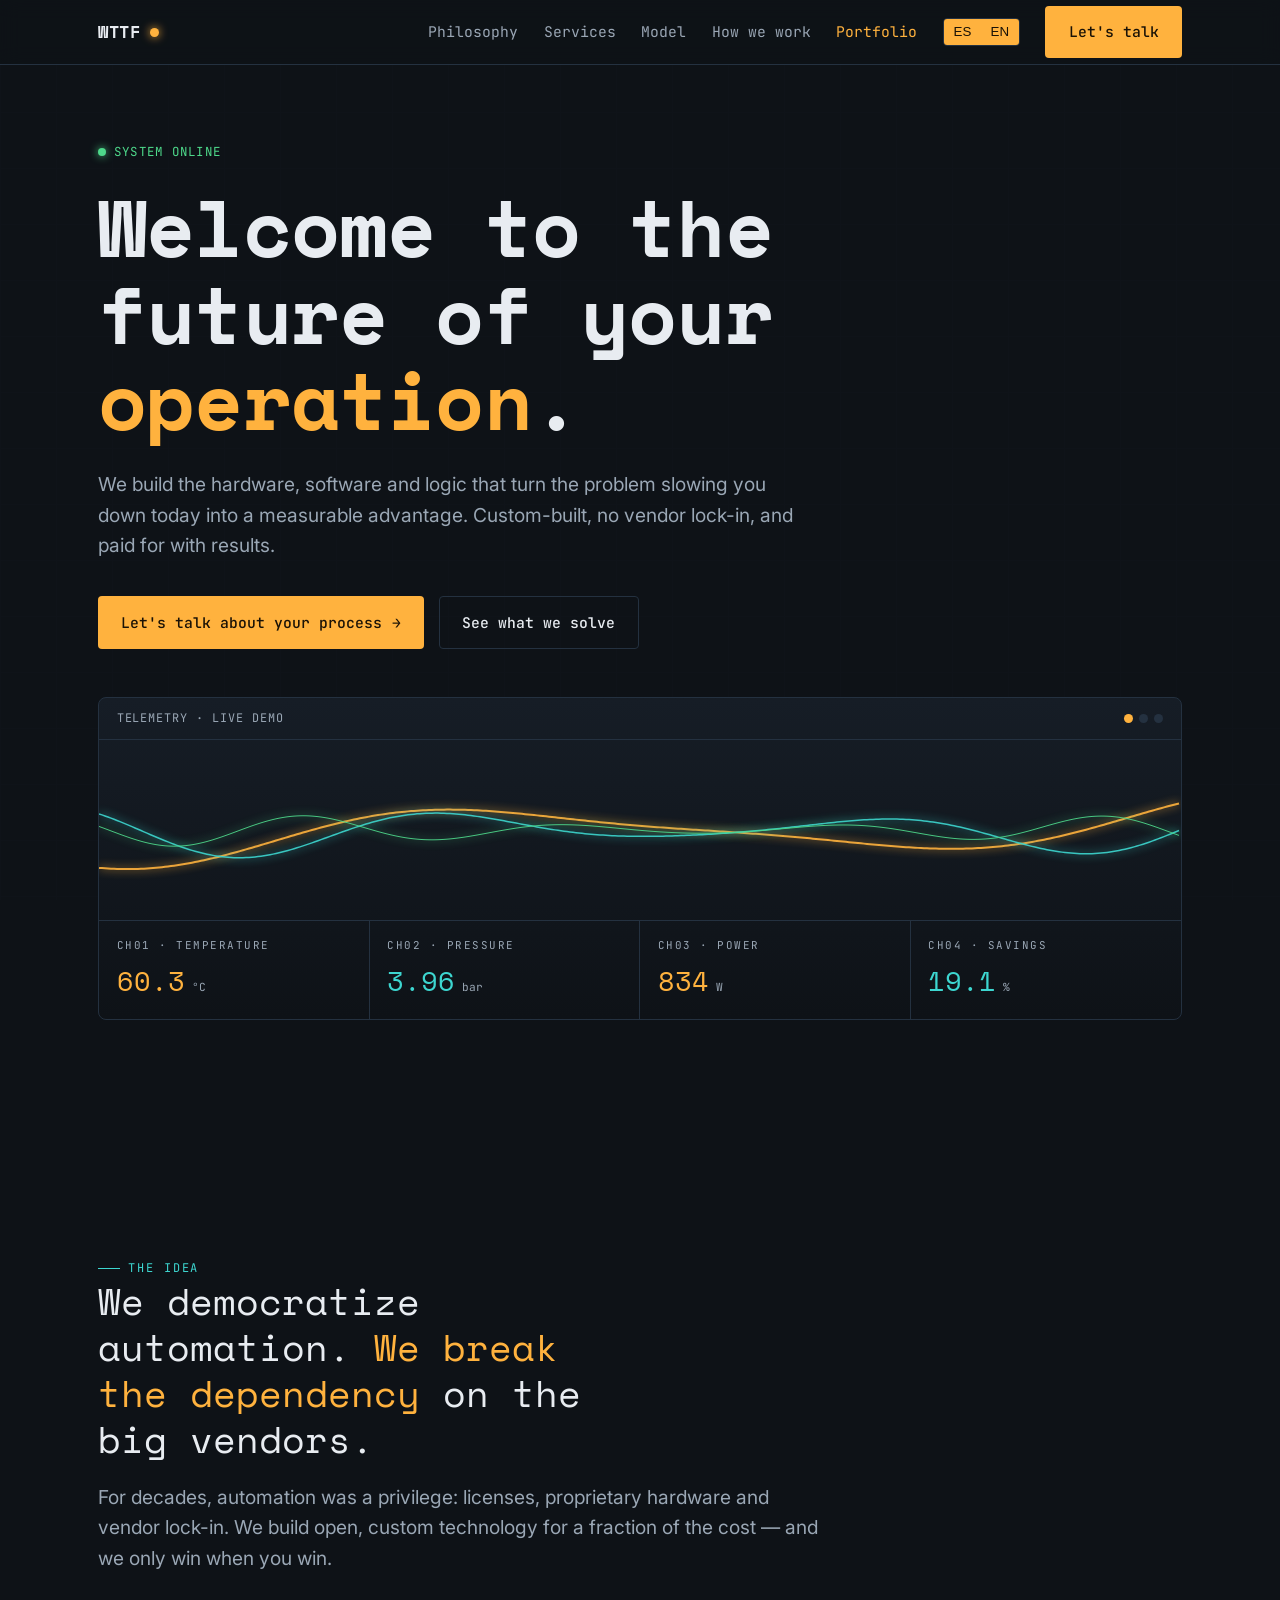
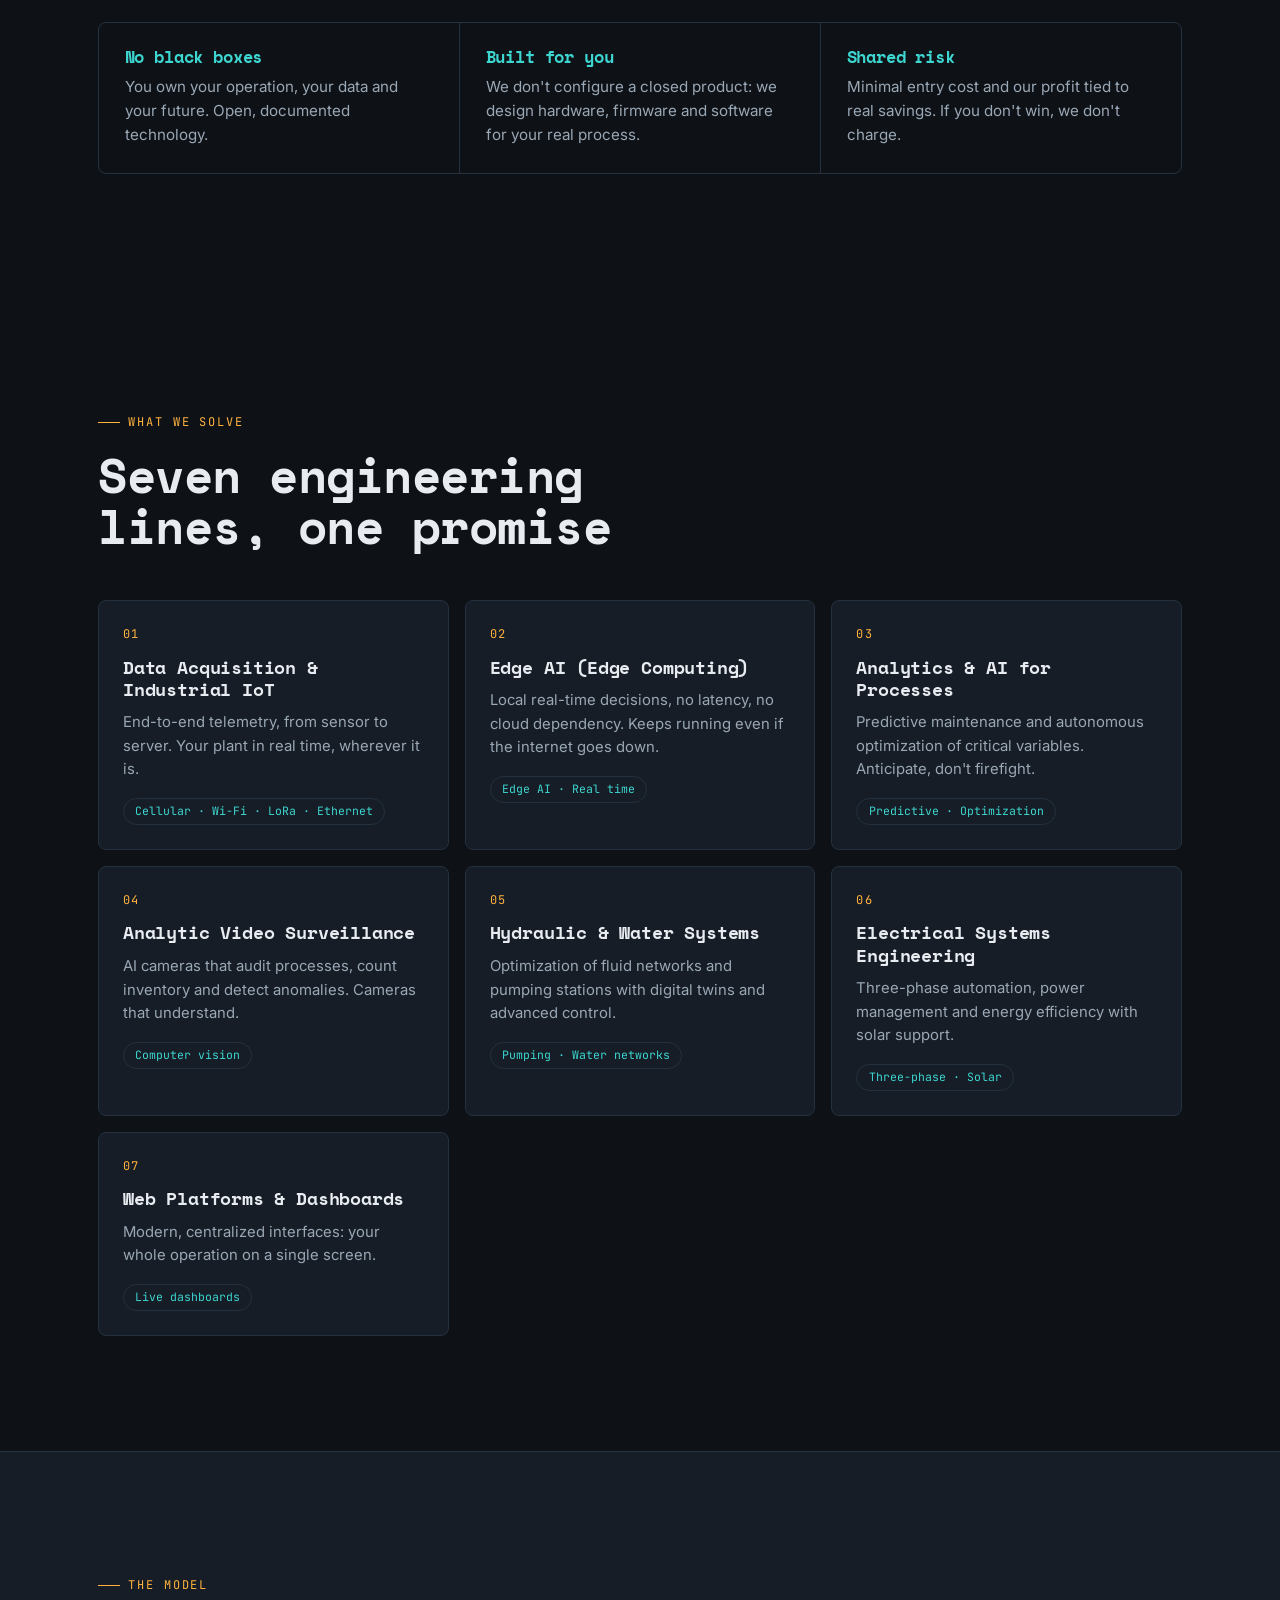
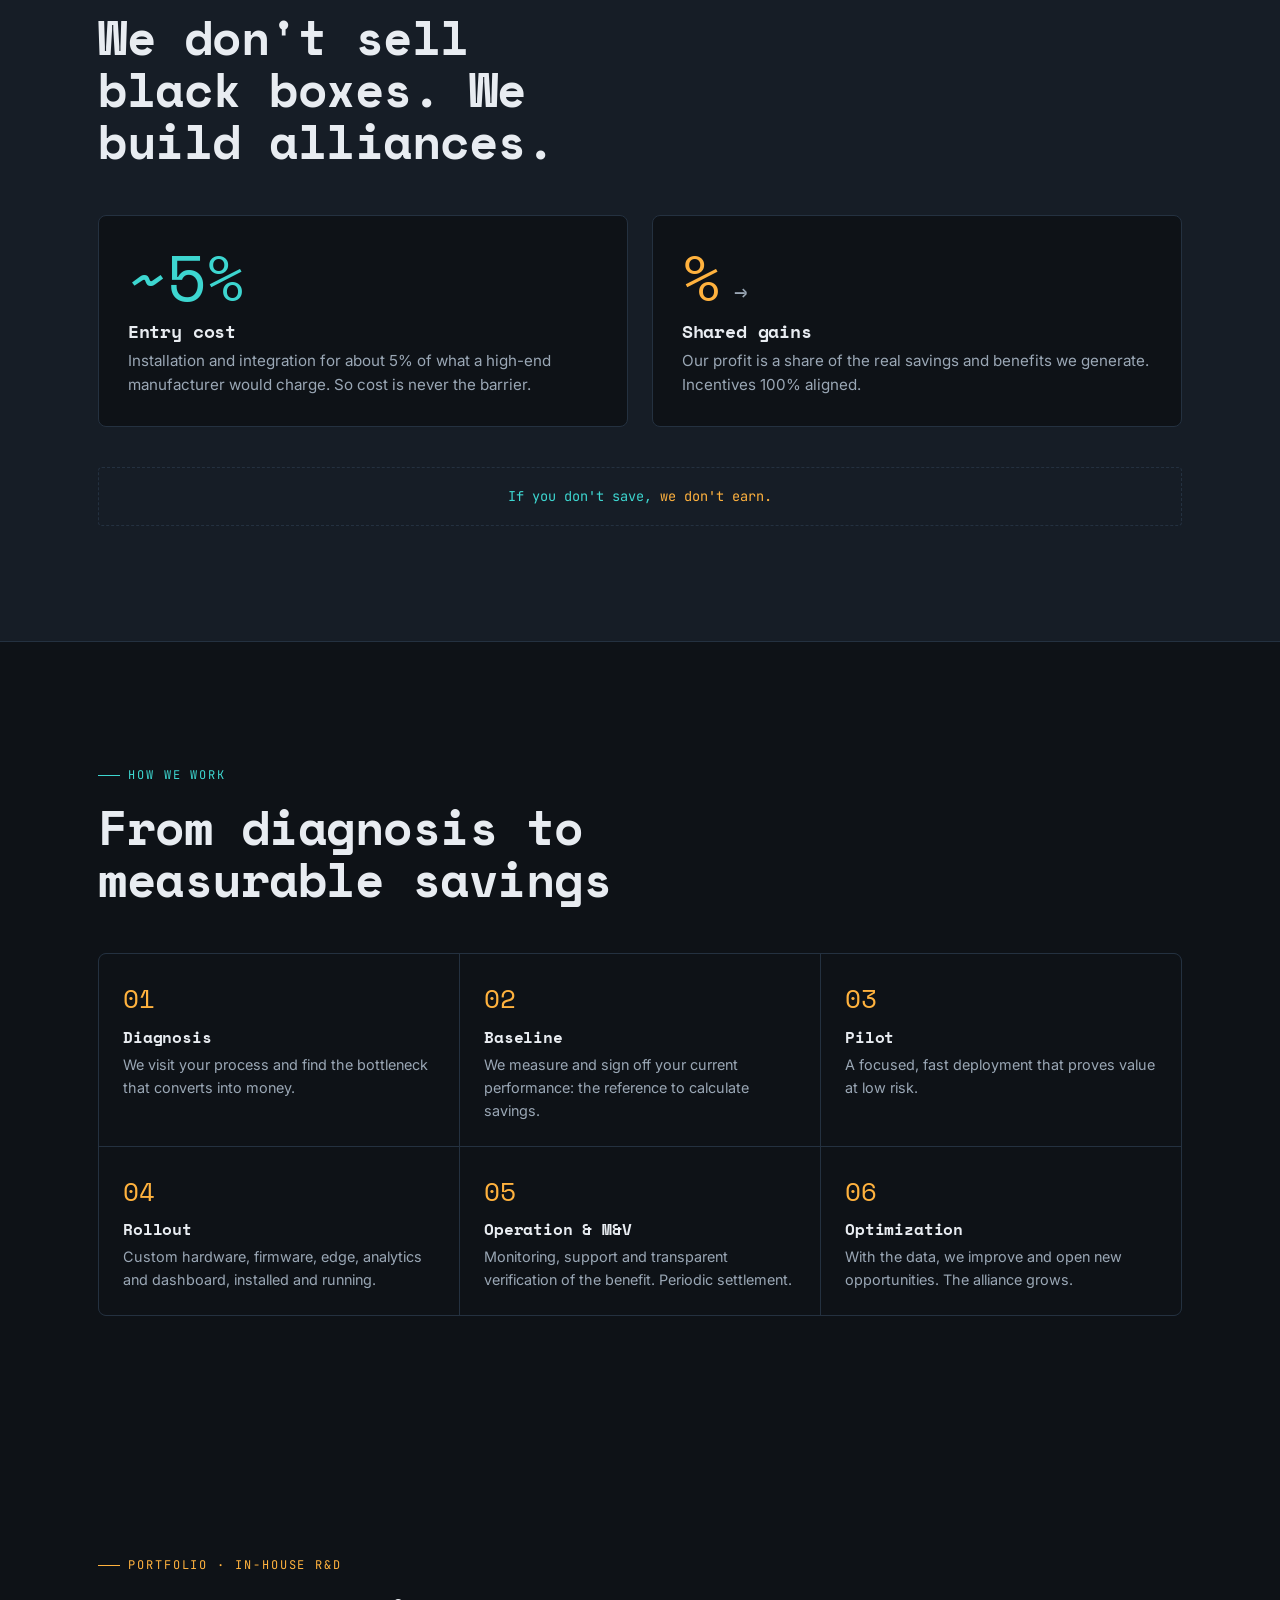
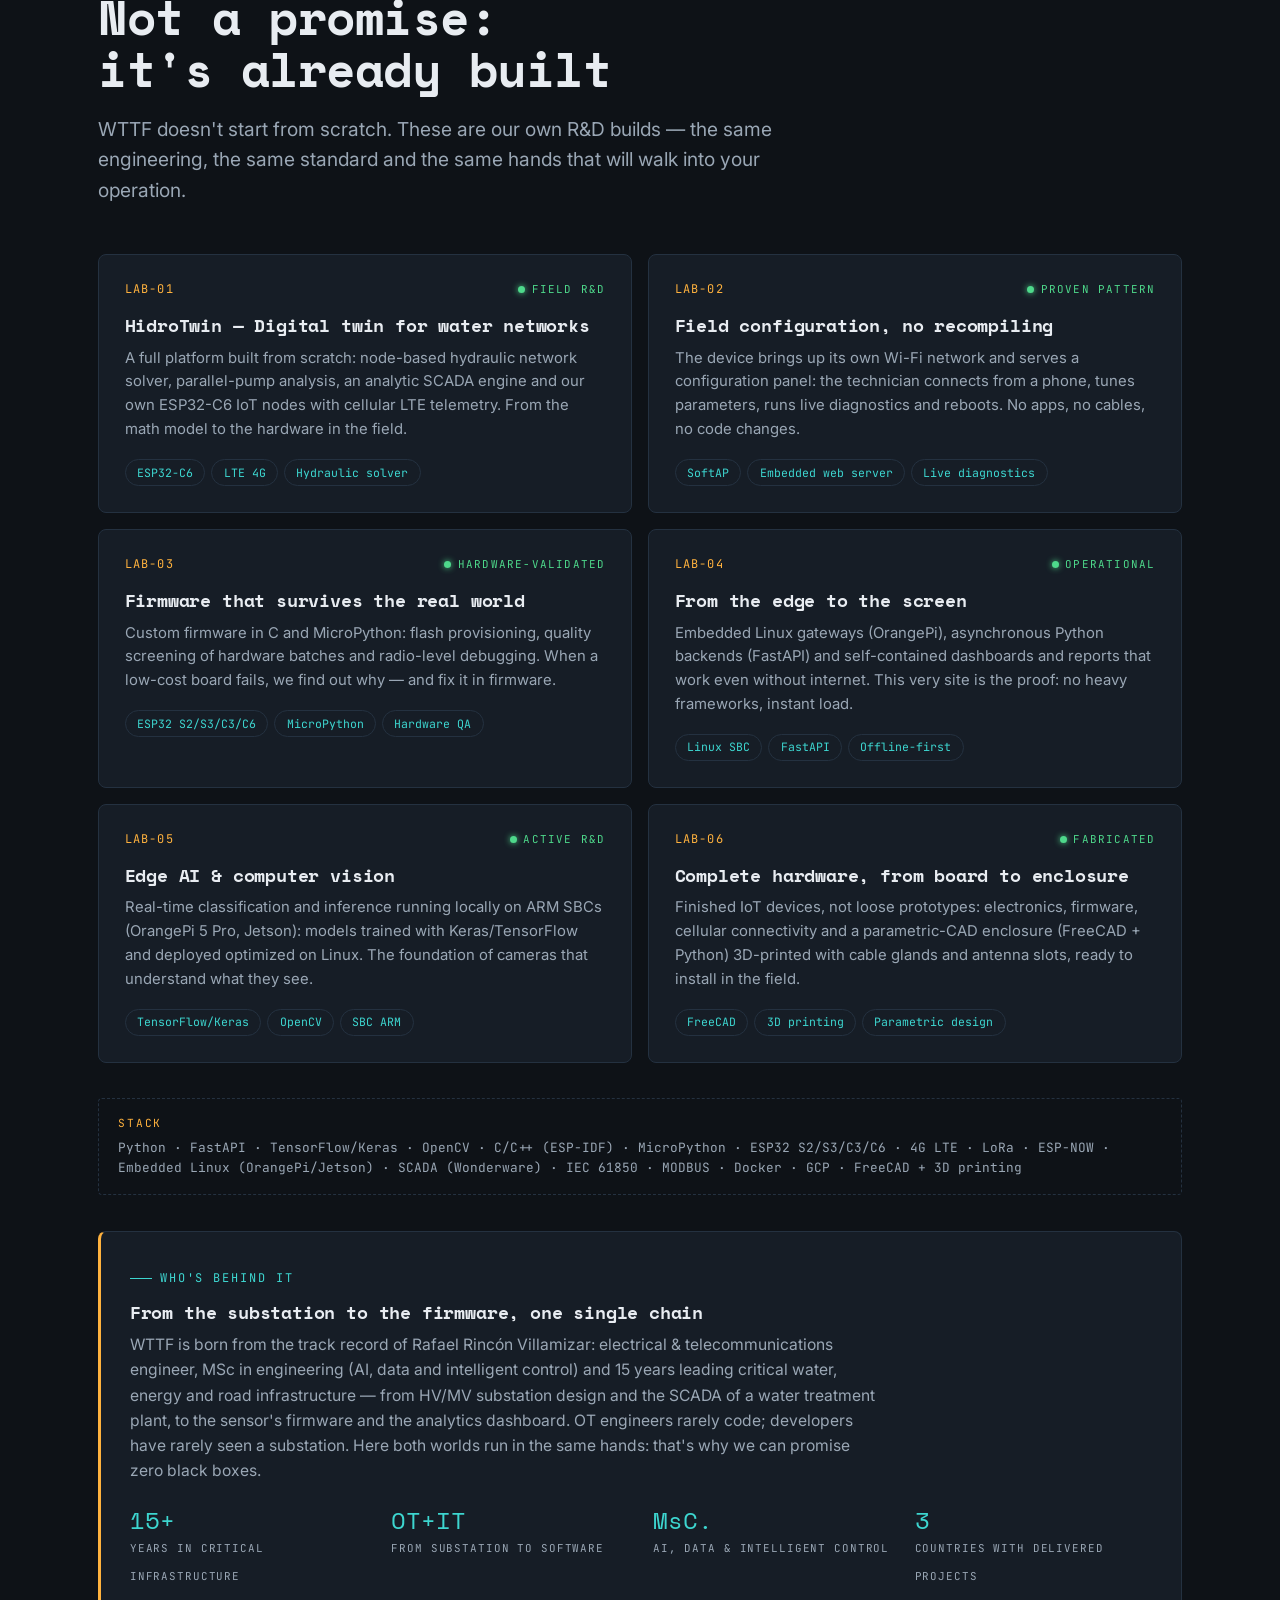
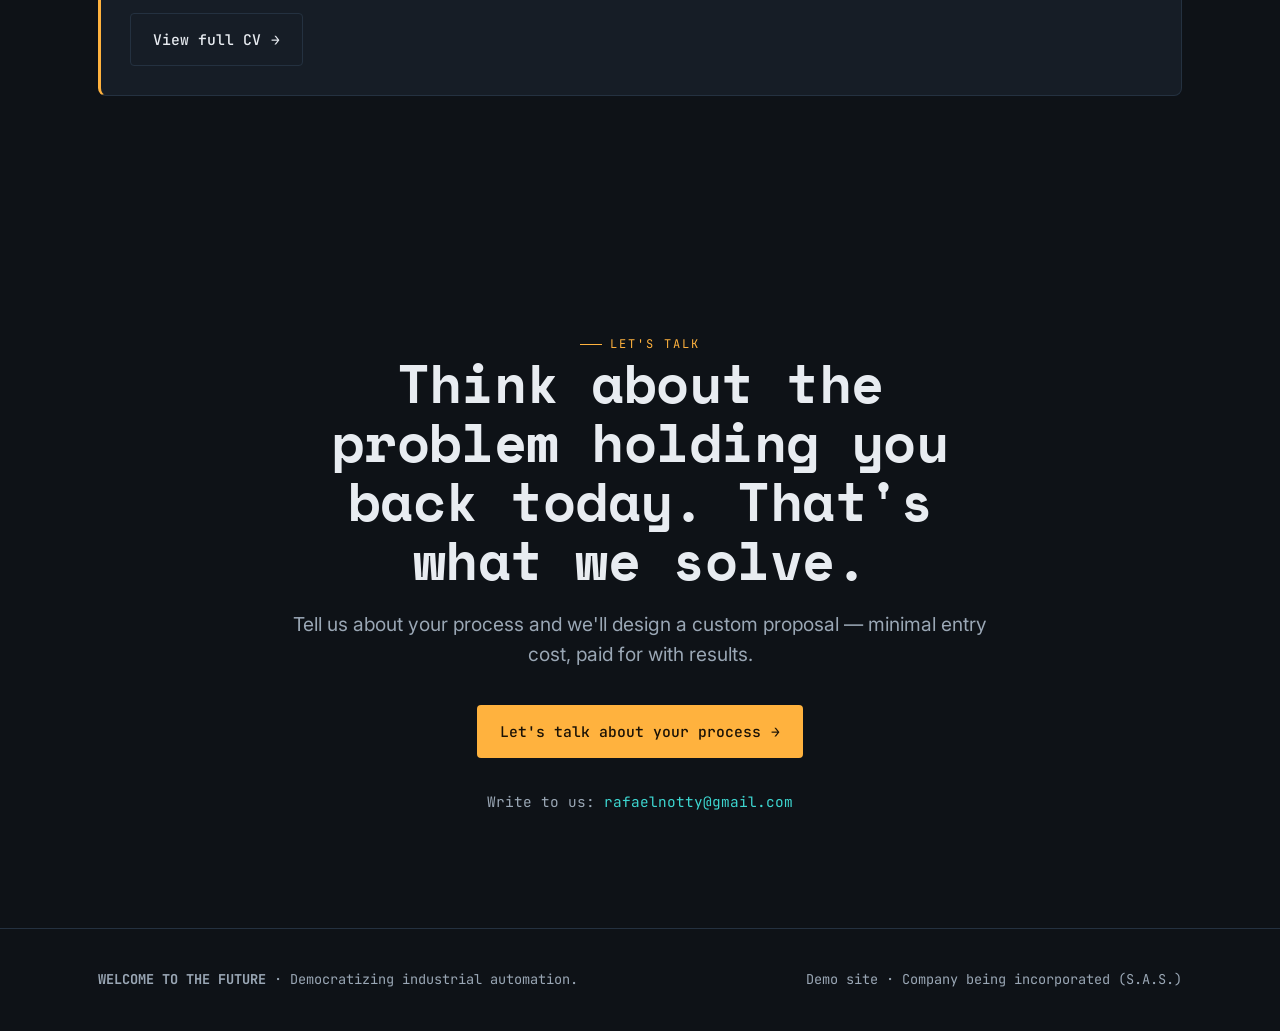
<file: docs/index.html>
<!DOCTYPE html>
<html lang="es">
<head>
  <meta charset="UTF-8" />
  <meta name="viewport" content="width=device-width, initial-scale=1.0" />
  <title>WELCOME TO THE FUTURE — Automatización a tu medida</title>
  <meta name="description" content="Democratizamos la automatización industrial. Hardware, software y lógica a tu medida, sin vendor lock-in y pagado con resultados. IIoT, Edge AI, visión artificial y más." />

  <link rel="preconnect" href="https://fonts.googleapis.com" />
  <link rel="preconnect" href="https://fonts.gstatic.com" crossorigin />
  <link href="https://fonts.googleapis.com/css2?family=Inter:wght@400;500;600;700&family=JetBrains+Mono:wght@400;500&family=Space+Mono:wght@400;700&display=swap" rel="stylesheet" />
  <link rel="stylesheet" href="assets/css/styles.css" />
  <noscript><style>.reveal{opacity:1 !important;transform:none !important}</style></noscript>
  <!-- app.js debe ir ANTES de Alpine: registra el store $store.i18n en el evento
       alpine:init, que Alpine dispara al arrancar. Si Alpine cargara primero,
       arrancaría antes de que el listener exista y el store quedaría undefined. -->
  <script defer src="assets/js/app.js"></script>
  <script defer src="assets/js/alpine.min.js"></script>
</head>
<body x-data>

  <!-- NAV -->
  <header class="nav">
    <div class="wrap nav-inner">
      <a href="#top" class="brand">WTTF<span class="dot"></span></a>
      <nav class="nav-links">
        <a class="link" href="#philosophy" x-text="$store.i18n.t('nav.philosophy')">Filosofía</a>
        <a class="link" href="#services" x-text="$store.i18n.t('nav.services')">Servicios</a>
        <a class="link" href="#model" x-text="$store.i18n.t('nav.model')">Modelo</a>
        <a class="link" href="#method" x-text="$store.i18n.t('nav.method')">Cómo trabajamos</a>
        <a class="link" href="#portfolio" x-text="$store.i18n.t('nav.portfolio')">Portafolio</a>
        <div class="lang-toggle">
          <button :class="$store.i18n.lang==='es' && 'active'" @click="$store.i18n.set('es')" class="active">ES</button>
          <button :class="$store.i18n.lang==='en' && 'active'" @click="$store.i18n.set('en')">EN</button>
        </div>
        <a class="btn btn-primary nav-cta" href="#contact" x-text="$store.i18n.t('nav.cta')">Hablemos</a>
      </nav>
    </div>
  </header>

  <main id="top">

    <!-- HERO -->
    <section class="hero">
      <div class="wrap">
        <div class="hero-status">
          <span class="led"></span><span x-text="$store.i18n.t('hero.status')">SISTEMA EN LÍNEA</span>
        </div>
        <h1>
          <span x-text="$store.i18n.t('hero.title_a')">Bienvenido al futuro de tu </span><span class="accent" x-text="$store.i18n.t('hero.title_b')">operación</span>.
        </h1>
        <p class="lead" x-text="$store.i18n.t('hero.lead')">Construimos el hardware, el software y la lógica que convierten el problema que hoy frena tu productividad en una ventaja medible. A tu medida, sin candados de proveedor y pagado con resultados.</p>
        <div class="hero-actions">
          <a class="btn btn-primary" href="#contact"><span x-text="$store.i18n.t('hero.cta')">Hablemos de tu proceso</span> <span class="arrow">→</span></a>
          <a class="btn btn-ghost" href="#services" x-text="$store.i18n.t('hero.cta2')">Ver qué resolvemos</a>
        </div>

        <!-- TELEMETRY PANEL (señal viva) -->
        <div class="telemetry">
          <div class="telemetry-bar">
            <span x-text="$store.i18n.t('tel.bar')">TELEMETRÍA · DEMO EN VIVO</span>
            <span class="dots"><span></span><span></span><span></span></span>
          </div>
          <canvas id="signal" aria-hidden="true"></canvas>
          <div class="channels">
            <div class="channel">
              <div class="ch-label">CH01 · <span x-text="$store.i18n.t('tel.ch1')">TEMPERATURA</span></div>
              <div class="ch-value amber"><span id="ch-temp">61.0</span><span class="ch-unit"> °C</span></div>
            </div>
            <div class="channel">
              <div class="ch-label">CH02 · <span x-text="$store.i18n.t('tel.ch2')">PRESIÓN</span></div>
              <div class="ch-value cyan"><span id="ch-pres">4.10</span><span class="ch-unit"> bar</span></div>
            </div>
            <div class="channel">
              <div class="ch-label">CH03 · <span x-text="$store.i18n.t('tel.ch3')">POTENCIA</span></div>
              <div class="ch-value amber"><span id="ch-pow">812</span><span class="ch-unit"> W</span></div>
            </div>
            <div class="channel">
              <div class="ch-label">CH04 · <span x-text="$store.i18n.t('tel.ch4')">AHORRO</span></div>
              <div class="ch-value cyan"><span id="ch-save">22.4</span><span class="ch-unit"> %</span></div>
            </div>
          </div>
        </div>
      </div>
    </section>

    <!-- PHILOSOPHY -->
    <section id="philosophy" class="philo">
      <div class="wrap">
        <span class="label eyebrow" x-text="$store.i18n.t('philo.eyebrow')">LA IDEA</span>
        <p class="big reveal">
          <span x-text="$store.i18n.t('philo.big_a')">Democratizamos la automatización. </span><span class="hl" x-text="$store.i18n.t('philo.big_hl')">Rompemos la dependencia</span><span x-text="$store.i18n.t('philo.big_b')"> de las grandes marcas.</span>
        </p>
        <p class="lead" x-text="$store.i18n.t('philo.lead')">Durante décadas, automatizar fue un privilegio: licencias, hardware propietario y candados de proveedor. Nosotros construimos tecnología abierta, a la medida, por una fracción del costo — y solo ganamos cuando tú ganas.</p>
        <div class="philo-grid reveal">
          <div class="philo-cell">
            <h3 x-text="$store.i18n.t('philo.c1_t')">Sin cajas negras</h3>
            <p x-text="$store.i18n.t('philo.c1_p')">Tú eres dueño de tu operación, de tus datos y de tu futuro. Tecnología abierta y documentada.</p>
          </div>
          <div class="philo-cell">
            <h3 x-text="$store.i18n.t('philo.c2_t')">A tu medida</h3>
            <p x-text="$store.i18n.t('philo.c2_p')">No configuramos un producto cerrado: diseñamos hardware, firmware y software para tu proceso real.</p>
          </div>
          <div class="philo-cell">
            <h3 x-text="$store.i18n.t('philo.c3_t')">Riesgo compartido</h3>
            <p x-text="$store.i18n.t('philo.c3_p')">Costo de entrada mínimo y nuestra ganancia atada a los ahorros reales. Si tú no ganas, no cobramos.</p>
          </div>
        </div>
      </div>
    </section>

    <!-- SERVICES -->
    <section id="services">
      <div class="wrap">
        <span class="label" x-text="$store.i18n.t('svc.eyebrow')">QUÉ RESOLVEMOS</span>
        <h2 class="section-title" x-text="$store.i18n.t('svc.title')">Siete líneas de ingeniería, una sola promesa</h2>
        <div class="svc-grid">
          <article class="svc reveal">
            <div class="num">01</div>
            <h3 x-text="$store.i18n.t('svc.1_t')">Adquisición de Datos e IoT Industrial</h3>
            <p x-text="$store.i18n.t('svc.1_p')">Telemetría de extremo a extremo, del sensor al servidor. Tu planta en tiempo real, esté donde esté.</p>
            <span class="tag" x-text="$store.i18n.t('svc.1_tag')">Celular · Wi-Fi · LoRa · Ethernet</span>
          </article>
          <article class="svc reveal">
            <div class="num">02</div>
            <h3 x-text="$store.i18n.t('svc.2_t')">IA en el Borde (Edge Computing)</h3>
            <p x-text="$store.i18n.t('svc.2_p')">Decisiones locales en tiempo real, sin latencia ni dependencia de la nube. Opera aunque caiga internet.</p>
            <span class="tag" x-text="$store.i18n.t('svc.2_tag')">Edge AI · Tiempo real</span>
          </article>
          <article class="svc reveal">
            <div class="num">03</div>
            <h3 x-text="$store.i18n.t('svc.3_t')">Analítica e IA para Procesos</h3>
            <p x-text="$store.i18n.t('svc.3_p')">Mantenimiento predictivo y optimización autónoma de variables críticas. Anticipa, no apagues incendios.</p>
            <span class="tag" x-text="$store.i18n.t('svc.3_tag')">Predictivo · Optimización</span>
          </article>
          <article class="svc reveal">
            <div class="num">04</div>
            <h3 x-text="$store.i18n.t('svc.4_t')">Videovigilancia Analítica</h3>
            <p x-text="$store.i18n.t('svc.4_p')">Cámaras con IA que auditan procesos, cuentan inventarios y detectan anomalías. Cámaras que entienden.</p>
            <span class="tag" x-text="$store.i18n.t('svc.4_tag')">Visión artificial</span>
          </article>
          <article class="svc reveal">
            <div class="num">05</div>
            <h3 x-text="$store.i18n.t('svc.5_t')">Sistemas Hidráulicos e Hídricos</h3>
            <p x-text="$store.i18n.t('svc.5_p')">Optimización de redes de fluidos y estaciones de bombeo con gemelos digitales y control avanzado.</p>
            <span class="tag" x-text="$store.i18n.t('svc.5_tag')">Bombeo · Acueductos</span>
          </article>
          <article class="svc reveal">
            <div class="num">06</div>
            <h3 x-text="$store.i18n.t('svc.6_t')">Ingeniería de Sistemas Eléctricos</h3>
            <p x-text="$store.i18n.t('svc.6_p')">Automatización trifásica, gestión de potencia y eficiencia energética con soporte para energía solar.</p>
            <span class="tag" x-text="$store.i18n.t('svc.6_tag')">Trifásico · Solar</span>
          </article>
          <article class="svc reveal">
            <div class="num">07</div>
            <h3 x-text="$store.i18n.t('svc.7_t')">Plataformas Web y Dashboards</h3>
            <p x-text="$store.i18n.t('svc.7_p')">Interfaces modernas y centralizadas: toda tu operación, en una sola pantalla.</p>
            <span class="tag" x-text="$store.i18n.t('svc.7_tag')">Dashboards en vivo</span>
          </article>
        </div>
      </div>
    </section>

    <!-- MODEL -->
    <section id="model" class="model">
      <div class="wrap">
        <span class="label" x-text="$store.i18n.t('model.eyebrow')">EL MODELO</span>
        <h2 class="section-title" x-text="$store.i18n.t('model.title')">No vendemos cajas negras. Construimos alianzas.</h2>
        <div class="model-grid">
          <div class="model-card entry reveal">
            <div class="stat">~5%</div>
            <h3 x-text="$store.i18n.t('model.entry_t')">Costo de entrada</h3>
            <p x-text="$store.i18n.t('model.entry_p')">Instalación e integración por cerca del 5% de lo que cobraría un fabricante de gama alta. Que el costo nunca sea la barrera.</p>
          </div>
          <div class="model-card gain reveal">
            <div class="stat">%<span style="font-size:1.4rem; color:var(--c-text-dim)"> →</span></div>
            <h3 x-text="$store.i18n.t('model.gain_t')">Ganancia compartida</h3>
            <p x-text="$store.i18n.t('model.gain_p')">Nuestra utilidad es un porcentaje de los ahorros y beneficios reales que generamos. Incentivos 100% alineados.</p>
          </div>
        </div>
        <div class="model-formula reveal">
          <span class="cyan" x-text="$store.i18n.t('model.formula_a')">Si tú no ahorras,</span><span class="amber" x-text="$store.i18n.t('model.formula_b')"> nosotros no ganamos.</span>
        </div>
      </div>
    </section>

    <!-- METHOD -->
    <section id="method">
      <div class="wrap">
        <span class="label eyebrow" x-text="$store.i18n.t('method.eyebrow')">CÓMO TRABAJAMOS</span>
        <h2 class="section-title" x-text="$store.i18n.t('method.title')">Del diagnóstico al ahorro medible</h2>
        <div class="steps">
          <div class="step reveal">
            <div class="num">01</div>
            <h3 x-text="$store.i18n.t('method.1_t')">Diagnóstico</h3>
            <p x-text="$store.i18n.t('method.1_p')">Visitamos tu proceso y encontramos el cuello de botella convertible en dinero.</p>
          </div>
          <div class="step reveal">
            <div class="num">02</div>
            <h3 x-text="$store.i18n.t('method.2_t')">Línea base</h3>
            <p x-text="$store.i18n.t('method.2_p')">Medimos y firmamos tu desempeño actual: la referencia para calcular el ahorro.</p>
          </div>
          <div class="step reveal">
            <div class="num">03</div>
            <h3 x-text="$store.i18n.t('method.3_t')">Piloto</h3>
            <p x-text="$store.i18n.t('method.3_p')">Implementación acotada y rápida que prueba el valor con bajo riesgo.</p>
          </div>
          <div class="step reveal">
            <div class="num">04</div>
            <h3 x-text="$store.i18n.t('method.4_t')">Despliegue</h3>
            <p x-text="$store.i18n.t('method.4_p')">Hardware, firmware, edge, analítica y dashboard a la medida, instalados y en marcha.</p>
          </div>
          <div class="step reveal">
            <div class="num">05</div>
            <h3 x-text="$store.i18n.t('method.5_t')">Operación y M&V</h3>
            <p x-text="$store.i18n.t('method.5_p')">Monitoreo, soporte y verificación transparente del beneficio. Liquidación periódica.</p>
          </div>
          <div class="step reveal">
            <div class="num">06</div>
            <h3 x-text="$store.i18n.t('method.6_t')">Optimización</h3>
            <p x-text="$store.i18n.t('method.6_p')">Con los datos, mejoramos y abrimos nuevas oportunidades. La alianza crece.</p>
          </div>
        </div>
      </div>
    </section>

    <!-- PORTFOLIO / I+D -->
    <section id="portfolio" class="portfolio">
      <div class="wrap">
        <span class="label" x-text="$store.i18n.t('port.eyebrow')">PORTAFOLIO · I+D PROPIO</span>
        <h2 class="section-title" x-text="$store.i18n.t('port.title')">Esto no es una promesa: ya está construido</h2>
        <p class="lead" x-text="$store.i18n.t('port.lead')">WTTF no arranca de cero. Estos son desarrollos propios de I+D — la misma ingeniería, el mismo estándar y las mismas manos que van a entrar a tu operación.</p>

        <div class="proj-grid">
          <article class="proj reveal">
            <div class="proj-head">
              <span class="num">LAB-01</span>
              <span class="status"><span class="led"></span><span x-text="$store.i18n.t('port.1_s')">I+D EN CAMPO</span></span>
            </div>
            <h3 x-text="$store.i18n.t('port.1_t')">HidroTwin — Gemelo digital de redes de agua</h3>
            <p x-text="$store.i18n.t('port.1_p')">Plataforma integral creada desde cero: solver hidráulico de red por nodos, análisis de bombas en paralelo, motor analítico SCADA y nodos IoT propios ESP32-C6 con telemetría celular LTE. Del modelo matemático al hardware instalado.</p>
            <div class="proj-tags">
              <span class="tag">ESP32-C6</span>
              <span class="tag">LTE 4G</span>
              <span class="tag" x-text="$store.i18n.t('port.1_tag')">Solver hidráulico</span>
            </div>
          </article>

          <article class="proj reveal">
            <div class="proj-head">
              <span class="num">LAB-02</span>
              <span class="status"><span class="led"></span><span x-text="$store.i18n.t('port.2_s')">PATRÓN PROBADO</span></span>
            </div>
            <h3 x-text="$store.i18n.t('port.2_t')">Configuración en campo, sin recompilar</h3>
            <p x-text="$store.i18n.t('port.2_p')">El propio equipo levanta su red Wi-Fi y sirve un panel de configuración: el técnico se conecta desde el celular, ajusta parámetros, corre diagnósticos en vivo y reinicia. Sin apps, sin cables, sin tocar el código.</p>
            <div class="proj-tags">
              <span class="tag">SoftAP</span>
              <span class="tag" x-text="$store.i18n.t('port.2_tag1')">Servidor web embebido</span>
              <span class="tag" x-text="$store.i18n.t('port.2_tag2')">Diagnóstico en vivo</span>
            </div>
          </article>

          <article class="proj reveal">
            <div class="proj-head">
              <span class="num">LAB-03</span>
              <span class="status"><span class="led"></span><span x-text="$store.i18n.t('port.3_s')">VALIDADO EN HARDWARE</span></span>
            </div>
            <h3 x-text="$store.i18n.t('port.3_t')">Firmware que sobrevive al mundo real</h3>
            <p x-text="$store.i18n.t('port.3_p')">Firmware a la medida en C y MicroPython: aprovisionamiento en flash, criba de calidad de lotes de hardware y depuración a nivel de radio. Cuando una placa de bajo costo falla, encontramos el porqué — y lo resolvemos en firmware.</p>
            <div class="proj-tags">
              <span class="tag">ESP32 S2/S3/C3/C6</span>
              <span class="tag">MicroPython</span>
              <span class="tag" x-text="$store.i18n.t('port.3_tag')">QA de hardware</span>
            </div>
          </article>

          <article class="proj reveal">
            <div class="proj-head">
              <span class="num">LAB-04</span>
              <span class="status"><span class="led"></span><span x-text="$store.i18n.t('port.4_s')">OPERATIVO</span></span>
            </div>
            <h3 x-text="$store.i18n.t('port.4_t')">Del borde a la pantalla</h3>
            <p x-text="$store.i18n.t('port.4_p')">Gateways en Linux embebido (OrangePi), backends asíncronos en Python (FastAPI) y dashboards e informes autocontenidos que funcionan hasta sin internet. Este mismo sitio es la muestra: sin frameworks pesados, carga instantánea.</p>
            <div class="proj-tags">
              <span class="tag">Linux SBC</span>
              <span class="tag">FastAPI</span>
              <span class="tag">Offline-first</span>
            </div>
          </article>

          <article class="proj reveal">
            <div class="proj-head">
              <span class="num">LAB-05</span>
              <span class="status"><span class="led"></span><span x-text="$store.i18n.t('port.5_s')">I+D ACTIVO</span></span>
            </div>
            <h3 x-text="$store.i18n.t('port.5_t')">Edge AI y visión artificial</h3>
            <p x-text="$store.i18n.t('port.5_p')">Clasificación e inferencia en tiempo real corriendo localmente en SBC ARM (OrangePi 5 Pro, Jetson): modelos entrenados con Keras/TensorFlow y desplegados optimizados sobre Linux. La base de las cámaras que entienden lo que ven.</p>
            <div class="proj-tags">
              <span class="tag">TensorFlow/Keras</span>
              <span class="tag">OpenCV</span>
              <span class="tag">SBC ARM</span>
            </div>
          </article>

          <article class="proj reveal">
            <div class="proj-head">
              <span class="num">LAB-06</span>
              <span class="status"><span class="led"></span><span x-text="$store.i18n.t('port.6_s')">FABRICADO</span></span>
            </div>
            <h3 x-text="$store.i18n.t('port.6_t')">Hardware completo, de la placa a la carcasa</h3>
            <p x-text="$store.i18n.t('port.6_p')">Dispositivos IoT terminados, no prototipos sueltos: electrónica, firmware, conectividad celular y carcasa en CAD paramétrico (FreeCAD + Python) impresa en 3D, con pasacables y slots de antena, lista para instalarse en campo.</p>
            <div class="proj-tags">
              <span class="tag">FreeCAD</span>
              <span class="tag" x-text="$store.i18n.t('port.6_tag1')">Impresión 3D</span>
              <span class="tag" x-text="$store.i18n.t('port.6_tag2')">Diseño paramétrico</span>
            </div>
          </article>
        </div>

        <div class="stack-strip reveal">
          <span class="stack-label">STACK</span>
          <span x-text="$store.i18n.t('port.stack')">Python · FastAPI · TensorFlow/Keras · OpenCV · C/C++ (ESP-IDF) · MicroPython · ESP32 S2/S3/C3/C6 · LTE 4G · LoRa · ESP-NOW · Linux embebido (OrangePi/Jetson) · SCADA (Wonderware) · IEC 61850 · MODBUS · Docker · GCP · FreeCAD + impresión 3D</span>
        </div>

        <div class="founder reveal">
          <span class="label eyebrow" x-text="$store.i18n.t('port.founder_eyebrow')">QUIÉN ESTÁ DETRÁS</span>
          <h3 x-text="$store.i18n.t('port.founder_t')">De la subestación al firmware, una sola cadena</h3>
          <p x-text="$store.i18n.t('port.founder_p')">WTTF nace de la trayectoria de Rafael Rincón Villamizar: ingeniero eléctrico y de telecomunicaciones, magíster en ingeniería (IA, datos y control inteligente) y 15 años liderando infraestructura crítica de agua, energía y vialidad — del diseño de subestaciones AT/MT y el SCADA de una planta de potabilización, al firmware del sensor y el dashboard analítico. Los ingenieros OT no suelen programar; los developers no han visto una subestación. Aquí ambos mundos operan en unas mismas manos: por eso podemos prometer cero cajas negras.</p>
          <div class="founder-stats">
            <div class="fstat">
              <span class="fstat-n">15+</span>
              <span class="fstat-l" x-text="$store.i18n.t('port.f1_l')">años en infraestructura crítica</span>
            </div>
            <div class="fstat">
              <span class="fstat-n">OT+IT</span>
              <span class="fstat-l" x-text="$store.i18n.t('port.f2_l')">de la subestación al software</span>
            </div>
            <div class="fstat">
              <span class="fstat-n">MsC.</span>
              <span class="fstat-l" x-text="$store.i18n.t('port.f3_l')">IA, datos y control inteligente</span>
            </div>
            <div class="fstat">
              <span class="fstat-n">3</span>
              <span class="fstat-l" x-text="$store.i18n.t('port.f4_l')">países con proyectos ejecutados</span>
            </div>
          </div>
          <div class="founder-actions">
            <a class="btn btn-ghost" id="link_cv" href="https://rafael_rincon_villamizar.welcometothefuture.online/" target="_blank" rel="noopener">
              <span x-text="$store.i18n.t('port.cv_btn')">Ver CV completo</span> <span class="arrow">→</span>
            </a>
          </div>
        </div>
      </div>
    </section>

    <!-- CTA / CONTACT -->
    <section id="contact" class="cta">
      <div class="wrap">
        <span class="label" x-text="$store.i18n.t('nav.cta')">Hablemos</span>
        <h2 x-text="$store.i18n.t('cta.title')">Piensa en ese problema que hoy te frena. Eso es lo que resolvemos.</h2>
        <p class="lead" x-text="$store.i18n.t('cta.lead')">Cuéntanos tu proceso y diseñamos una propuesta a tu medida, con costo de entrada mínimo y pago por resultados.</p>
        <div class="cta-actions">
          <a class="btn btn-primary" href="mailto:rafaelnotty@gmail.com"><span x-text="$store.i18n.t('cta.btn')">Hablemos de tu proceso</span> <span class="arrow">→</span></a>
        </div>
        <p class="contact-line">
          <span x-text="$store.i18n.t('cta.contact')">Escríbenos:</span>
          <a href="mailto:rafaelnotty@gmail.com">rafaelnotty@gmail.com</a>
        </p>
      </div>
    </section>
  </main>

  <footer>
    <div class="wrap footer-inner">
      <div>
        <strong>WELCOME TO THE FUTURE</strong> ·
        <span x-text="$store.i18n.t('footer.tag')">Democratizando la automatización industrial.</span>
      </div>
      <div x-text="$store.i18n.t('footer.disclaimer')">Sitio de demostración · Empresa en constitución (S.A.S.)</div>
    </div>
  </footer>

</body>
</html>
</file>
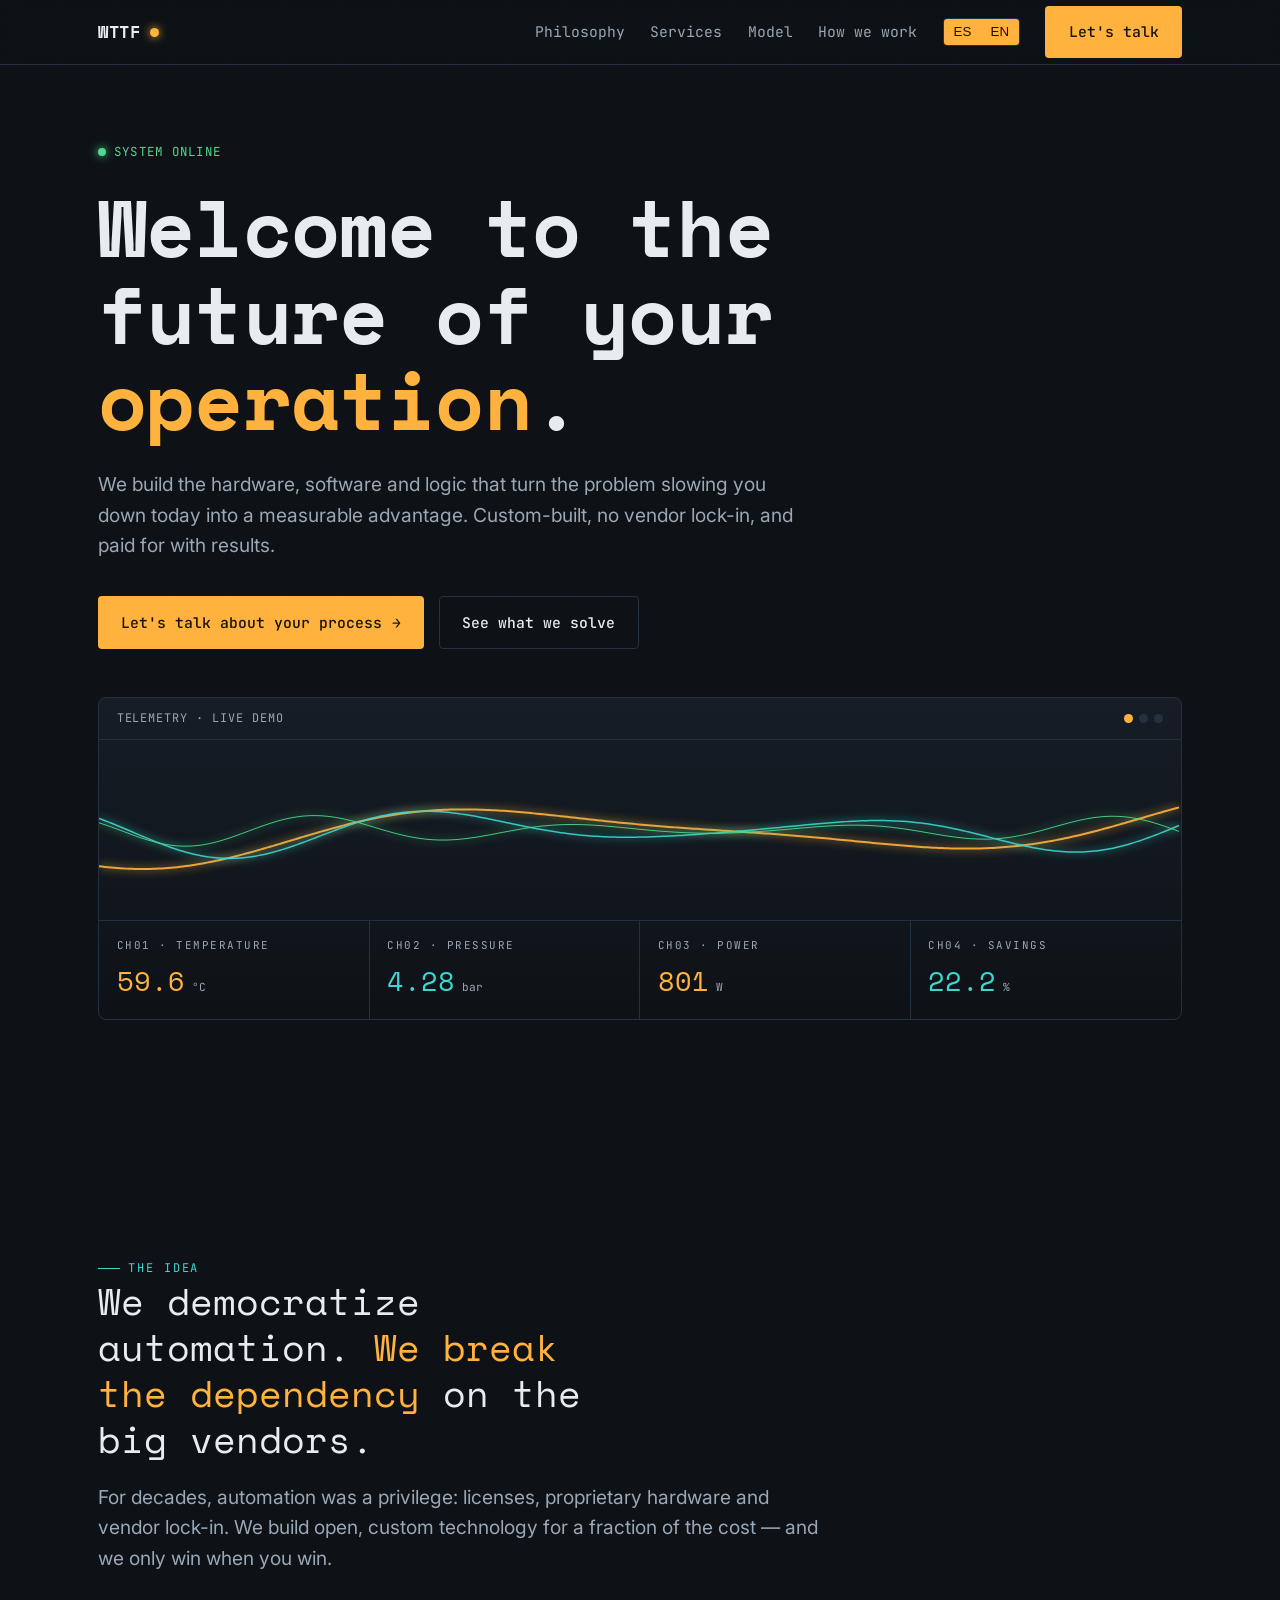
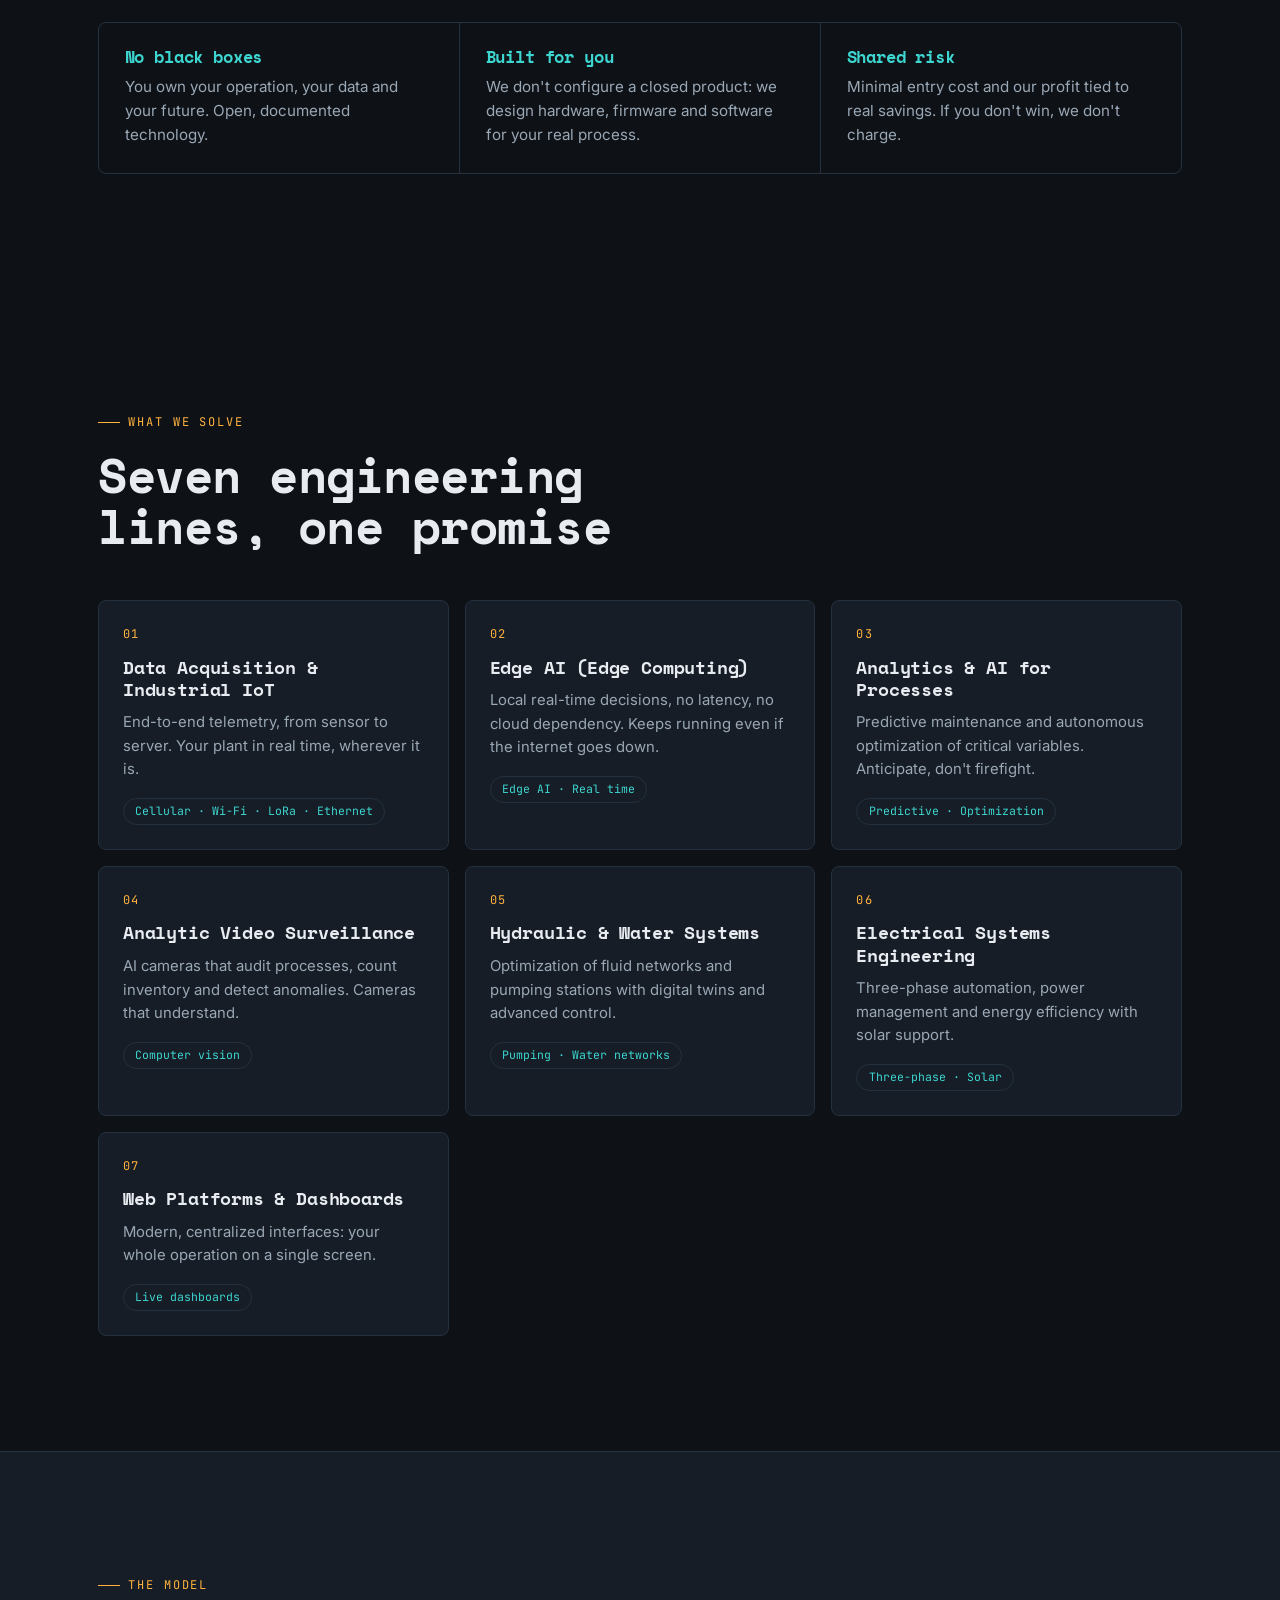
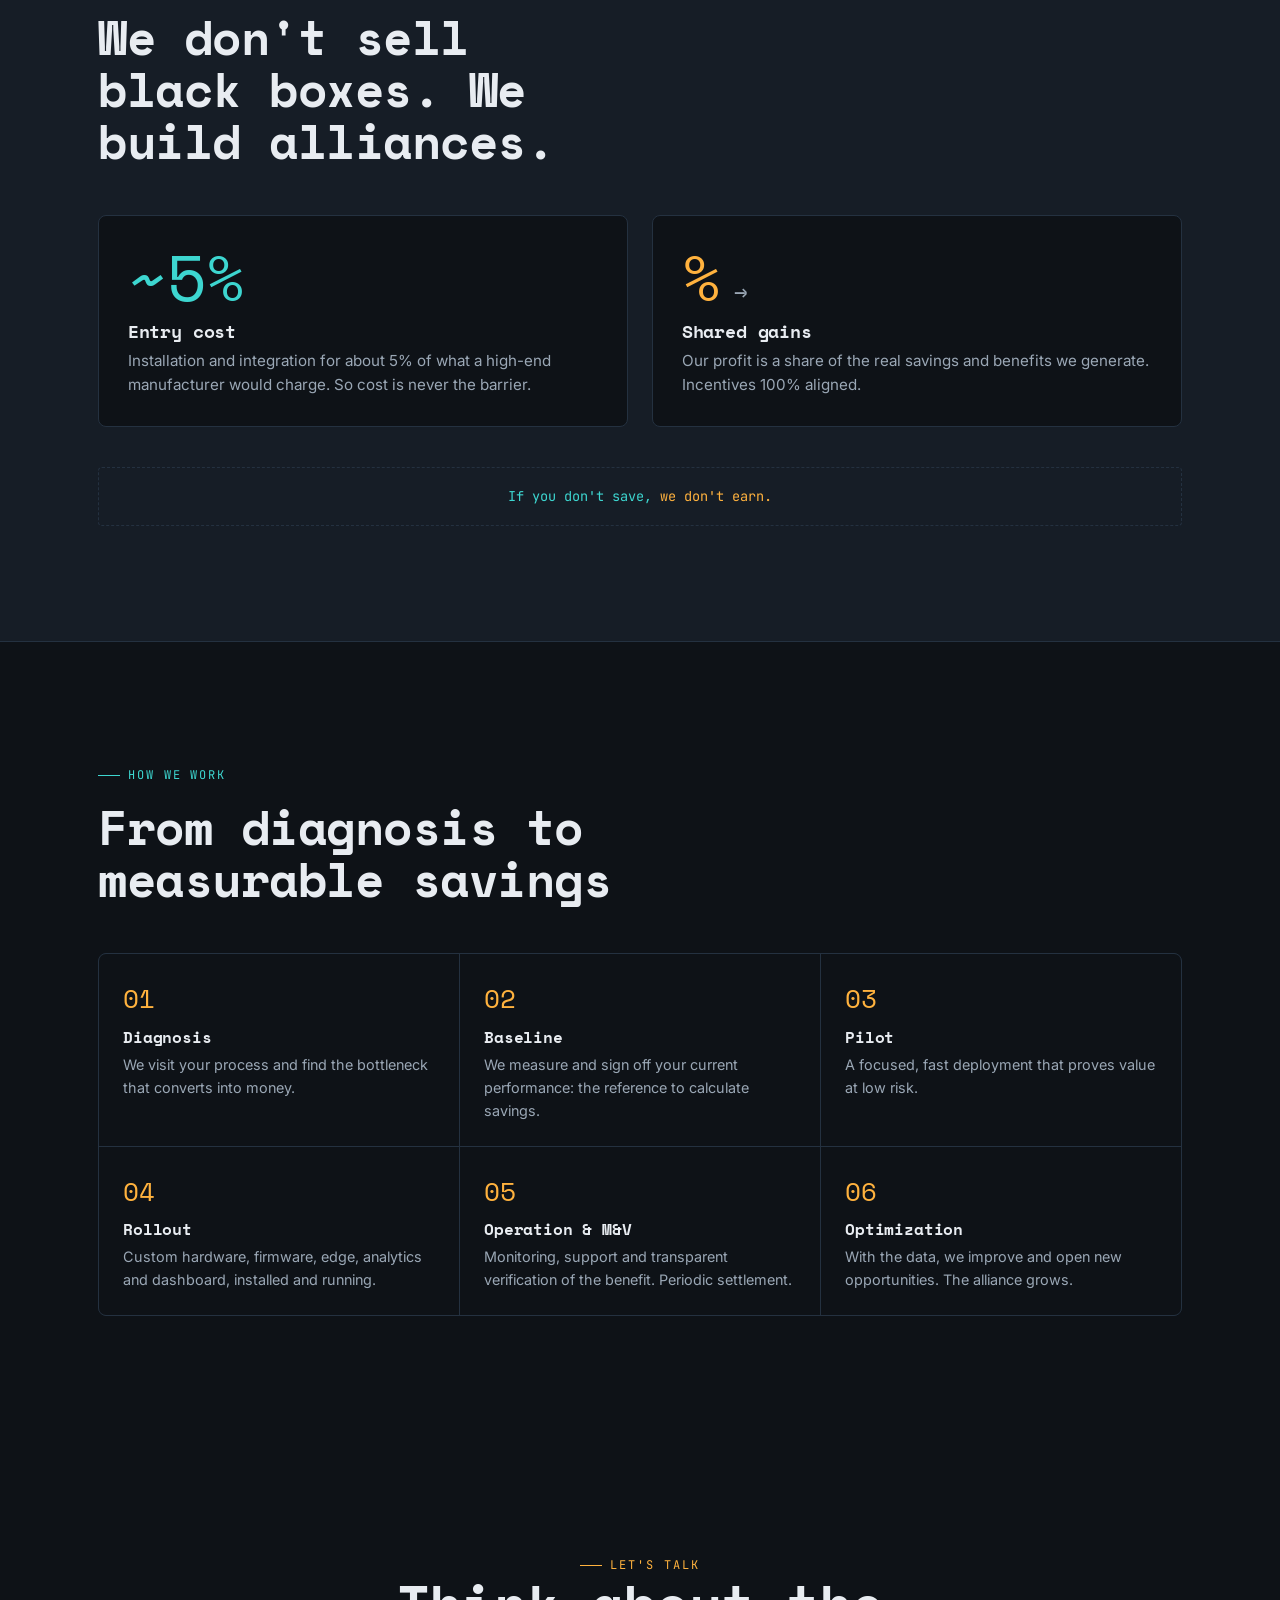
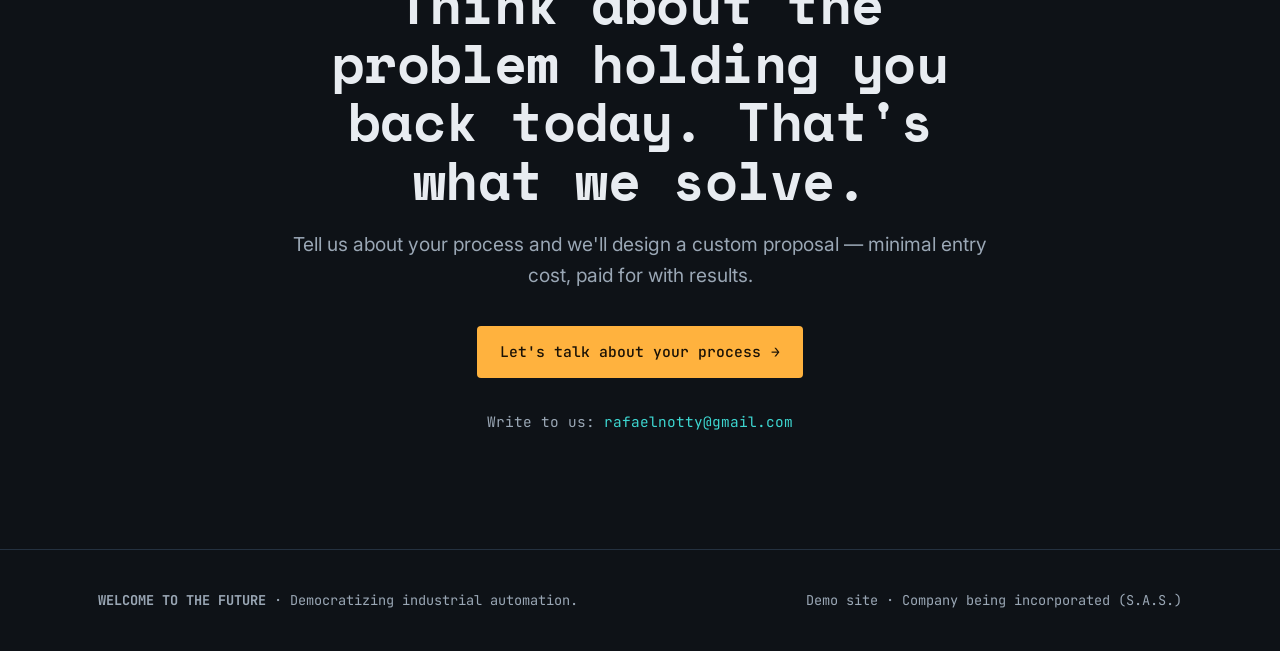
<file: web/index.html>
<!DOCTYPE html>
<html lang="es">
<head>
  <meta charset="UTF-8" />
  <meta name="viewport" content="width=device-width, initial-scale=1.0" />
  <title>WELCOME TO THE FUTURE — Automatización a tu medida</title>
  <meta name="description" content="Democratizamos la automatización industrial. Hardware, software y lógica a tu medida, sin vendor lock-in y pagado con resultados. IIoT, Edge AI, visión artificial y más." />

  <link rel="preconnect" href="https://fonts.googleapis.com" />
  <link rel="preconnect" href="https://fonts.gstatic.com" crossorigin />
  <link href="https://fonts.googleapis.com/css2?family=Inter:wght@400;500;600;700&family=JetBrains+Mono:wght@400;500&family=Space+Mono:wght@400;700&display=swap" rel="stylesheet" />
  <link rel="stylesheet" href="assets/css/styles.css" />
  <noscript><style>.reveal{opacity:1 !important;transform:none !important}</style></noscript>
  <!-- app.js debe ir ANTES de Alpine: registra el store $store.i18n en el evento
       alpine:init, que Alpine dispara al arrancar. Si Alpine cargara primero,
       arrancaría antes de que el listener exista y el store quedaría undefined. -->
  <script defer src="assets/js/app.js"></script>
  <script defer src="assets/js/alpine.min.js"></script>
</head>
<body x-data>

  <!-- NAV -->
  <header class="nav">
    <div class="wrap nav-inner">
      <a href="#top" class="brand">WTTF<span class="dot"></span></a>
      <nav class="nav-links">
        <a class="link" href="#philosophy" x-text="$store.i18n.t('nav.philosophy')">Filosofía</a>
        <a class="link" href="#services" x-text="$store.i18n.t('nav.services')">Servicios</a>
        <a class="link" href="#model" x-text="$store.i18n.t('nav.model')">Modelo</a>
        <a class="link" href="#method" x-text="$store.i18n.t('nav.method')">Cómo trabajamos</a>
        <div class="lang-toggle">
          <button :class="$store.i18n.lang==='es' && 'active'" @click="$store.i18n.set('es')" class="active">ES</button>
          <button :class="$store.i18n.lang==='en' && 'active'" @click="$store.i18n.set('en')">EN</button>
        </div>
        <a class="btn btn-primary nav-cta" href="#contact" x-text="$store.i18n.t('nav.cta')">Hablemos</a>
      </nav>
    </div>
  </header>

  <main id="top">

    <!-- HERO -->
    <section class="hero">
      <div class="wrap">
        <div class="hero-status">
          <span class="led"></span><span x-text="$store.i18n.t('hero.status')">SISTEMA EN LÍNEA</span>
        </div>
        <h1>
          <span x-text="$store.i18n.t('hero.title_a')">Bienvenido al futuro de tu </span><span class="accent" x-text="$store.i18n.t('hero.title_b')">operación</span>.
        </h1>
        <p class="lead" x-text="$store.i18n.t('hero.lead')">Construimos el hardware, el software y la lógica que convierten el problema que hoy frena tu productividad en una ventaja medible. A tu medida, sin candados de proveedor y pagado con resultados.</p>
        <div class="hero-actions">
          <a class="btn btn-primary" href="#contact"><span x-text="$store.i18n.t('hero.cta')">Hablemos de tu proceso</span> <span class="arrow">→</span></a>
          <a class="btn btn-ghost" href="#services" x-text="$store.i18n.t('hero.cta2')">Ver qué resolvemos</a>
        </div>

        <!-- TELEMETRY PANEL (señal viva) -->
        <div class="telemetry">
          <div class="telemetry-bar">
            <span x-text="$store.i18n.t('tel.bar')">TELEMETRÍA · DEMO EN VIVO</span>
            <span class="dots"><span></span><span></span><span></span></span>
          </div>
          <canvas id="signal" aria-hidden="true"></canvas>
          <div class="channels">
            <div class="channel">
              <div class="ch-label">CH01 · <span x-text="$store.i18n.t('tel.ch1')">TEMPERATURA</span></div>
              <div class="ch-value amber"><span id="ch-temp">61.0</span><span class="ch-unit"> °C</span></div>
            </div>
            <div class="channel">
              <div class="ch-label">CH02 · <span x-text="$store.i18n.t('tel.ch2')">PRESIÓN</span></div>
              <div class="ch-value cyan"><span id="ch-pres">4.10</span><span class="ch-unit"> bar</span></div>
            </div>
            <div class="channel">
              <div class="ch-label">CH03 · <span x-text="$store.i18n.t('tel.ch3')">POTENCIA</span></div>
              <div class="ch-value amber"><span id="ch-pow">812</span><span class="ch-unit"> W</span></div>
            </div>
            <div class="channel">
              <div class="ch-label">CH04 · <span x-text="$store.i18n.t('tel.ch4')">AHORRO</span></div>
              <div class="ch-value cyan"><span id="ch-save">22.4</span><span class="ch-unit"> %</span></div>
            </div>
          </div>
        </div>
      </div>
    </section>

    <!-- PHILOSOPHY -->
    <section id="philosophy" class="philo">
      <div class="wrap">
        <span class="label eyebrow" x-text="$store.i18n.t('philo.eyebrow')">LA IDEA</span>
        <p class="big reveal">
          <span x-text="$store.i18n.t('philo.big_a')">Democratizamos la automatización. </span><span class="hl" x-text="$store.i18n.t('philo.big_hl')">Rompemos la dependencia</span><span x-text="$store.i18n.t('philo.big_b')"> de las grandes marcas.</span>
        </p>
        <p class="lead" x-text="$store.i18n.t('philo.lead')">Durante décadas, automatizar fue un privilegio: licencias, hardware propietario y candados de proveedor. Nosotros construimos tecnología abierta, a la medida, por una fracción del costo — y solo ganamos cuando tú ganas.</p>
        <div class="philo-grid reveal">
          <div class="philo-cell">
            <h3 x-text="$store.i18n.t('philo.c1_t')">Sin cajas negras</h3>
            <p x-text="$store.i18n.t('philo.c1_p')">Tú eres dueño de tu operación, de tus datos y de tu futuro. Tecnología abierta y documentada.</p>
          </div>
          <div class="philo-cell">
            <h3 x-text="$store.i18n.t('philo.c2_t')">A tu medida</h3>
            <p x-text="$store.i18n.t('philo.c2_p')">No configuramos un producto cerrado: diseñamos hardware, firmware y software para tu proceso real.</p>
          </div>
          <div class="philo-cell">
            <h3 x-text="$store.i18n.t('philo.c3_t')">Riesgo compartido</h3>
            <p x-text="$store.i18n.t('philo.c3_p')">Costo de entrada mínimo y nuestra ganancia atada a los ahorros reales. Si tú no ganas, no cobramos.</p>
          </div>
        </div>
      </div>
    </section>

    <!-- SERVICES -->
    <section id="services">
      <div class="wrap">
        <span class="label" x-text="$store.i18n.t('svc.eyebrow')">QUÉ RESOLVEMOS</span>
        <h2 class="section-title" x-text="$store.i18n.t('svc.title')">Siete líneas de ingeniería, una sola promesa</h2>
        <div class="svc-grid">
          <article class="svc reveal">
            <div class="num">01</div>
            <h3 x-text="$store.i18n.t('svc.1_t')">Adquisición de Datos e IoT Industrial</h3>
            <p x-text="$store.i18n.t('svc.1_p')">Telemetría de extremo a extremo, del sensor al servidor. Tu planta en tiempo real, esté donde esté.</p>
            <span class="tag" x-text="$store.i18n.t('svc.1_tag')">Celular · Wi-Fi · LoRa · Ethernet</span>
          </article>
          <article class="svc reveal">
            <div class="num">02</div>
            <h3 x-text="$store.i18n.t('svc.2_t')">IA en el Borde (Edge Computing)</h3>
            <p x-text="$store.i18n.t('svc.2_p')">Decisiones locales en tiempo real, sin latencia ni dependencia de la nube. Opera aunque caiga internet.</p>
            <span class="tag" x-text="$store.i18n.t('svc.2_tag')">Edge AI · Tiempo real</span>
          </article>
          <article class="svc reveal">
            <div class="num">03</div>
            <h3 x-text="$store.i18n.t('svc.3_t')">Analítica e IA para Procesos</h3>
            <p x-text="$store.i18n.t('svc.3_p')">Mantenimiento predictivo y optimización autónoma de variables críticas. Anticipa, no apagues incendios.</p>
            <span class="tag" x-text="$store.i18n.t('svc.3_tag')">Predictivo · Optimización</span>
          </article>
          <article class="svc reveal">
            <div class="num">04</div>
            <h3 x-text="$store.i18n.t('svc.4_t')">Videovigilancia Analítica</h3>
            <p x-text="$store.i18n.t('svc.4_p')">Cámaras con IA que auditan procesos, cuentan inventarios y detectan anomalías. Cámaras que entienden.</p>
            <span class="tag" x-text="$store.i18n.t('svc.4_tag')">Visión artificial</span>
          </article>
          <article class="svc reveal">
            <div class="num">05</div>
            <h3 x-text="$store.i18n.t('svc.5_t')">Sistemas Hidráulicos e Hídricos</h3>
            <p x-text="$store.i18n.t('svc.5_p')">Optimización de redes de fluidos y estaciones de bombeo con gemelos digitales y control avanzado.</p>
            <span class="tag" x-text="$store.i18n.t('svc.5_tag')">Bombeo · Acueductos</span>
          </article>
          <article class="svc reveal">
            <div class="num">06</div>
            <h3 x-text="$store.i18n.t('svc.6_t')">Ingeniería de Sistemas Eléctricos</h3>
            <p x-text="$store.i18n.t('svc.6_p')">Automatización trifásica, gestión de potencia y eficiencia energética con soporte para energía solar.</p>
            <span class="tag" x-text="$store.i18n.t('svc.6_tag')">Trifásico · Solar</span>
          </article>
          <article class="svc reveal">
            <div class="num">07</div>
            <h3 x-text="$store.i18n.t('svc.7_t')">Plataformas Web y Dashboards</h3>
            <p x-text="$store.i18n.t('svc.7_p')">Interfaces modernas y centralizadas: toda tu operación, en una sola pantalla.</p>
            <span class="tag" x-text="$store.i18n.t('svc.7_tag')">Dashboards en vivo</span>
          </article>
        </div>
      </div>
    </section>

    <!-- MODEL -->
    <section id="model" class="model">
      <div class="wrap">
        <span class="label" x-text="$store.i18n.t('model.eyebrow')">EL MODELO</span>
        <h2 class="section-title" x-text="$store.i18n.t('model.title')">No vendemos cajas negras. Construimos alianzas.</h2>
        <div class="model-grid">
          <div class="model-card entry reveal">
            <div class="stat">~5%</div>
            <h3 x-text="$store.i18n.t('model.entry_t')">Costo de entrada</h3>
            <p x-text="$store.i18n.t('model.entry_p')">Instalación e integración por cerca del 5% de lo que cobraría un fabricante de gama alta. Que el costo nunca sea la barrera.</p>
          </div>
          <div class="model-card gain reveal">
            <div class="stat">%<span style="font-size:1.4rem; color:var(--c-text-dim)"> →</span></div>
            <h3 x-text="$store.i18n.t('model.gain_t')">Ganancia compartida</h3>
            <p x-text="$store.i18n.t('model.gain_p')">Nuestra utilidad es un porcentaje de los ahorros y beneficios reales que generamos. Incentivos 100% alineados.</p>
          </div>
        </div>
        <div class="model-formula reveal">
          <span class="cyan" x-text="$store.i18n.t('model.formula_a')">Si tú no ahorras,</span><span class="amber" x-text="$store.i18n.t('model.formula_b')"> nosotros no ganamos.</span>
        </div>
      </div>
    </section>

    <!-- METHOD -->
    <section id="method">
      <div class="wrap">
        <span class="label eyebrow" x-text="$store.i18n.t('method.eyebrow')">CÓMO TRABAJAMOS</span>
        <h2 class="section-title" x-text="$store.i18n.t('method.title')">Del diagnóstico al ahorro medible</h2>
        <div class="steps">
          <div class="step reveal">
            <div class="num">01</div>
            <h3 x-text="$store.i18n.t('method.1_t')">Diagnóstico</h3>
            <p x-text="$store.i18n.t('method.1_p')">Visitamos tu proceso y encontramos el cuello de botella convertible en dinero.</p>
          </div>
          <div class="step reveal">
            <div class="num">02</div>
            <h3 x-text="$store.i18n.t('method.2_t')">Línea base</h3>
            <p x-text="$store.i18n.t('method.2_p')">Medimos y firmamos tu desempeño actual: la referencia para calcular el ahorro.</p>
          </div>
          <div class="step reveal">
            <div class="num">03</div>
            <h3 x-text="$store.i18n.t('method.3_t')">Piloto</h3>
            <p x-text="$store.i18n.t('method.3_p')">Implementación acotada y rápida que prueba el valor con bajo riesgo.</p>
          </div>
          <div class="step reveal">
            <div class="num">04</div>
            <h3 x-text="$store.i18n.t('method.4_t')">Despliegue</h3>
            <p x-text="$store.i18n.t('method.4_p')">Hardware, firmware, edge, analítica y dashboard a la medida, instalados y en marcha.</p>
          </div>
          <div class="step reveal">
            <div class="num">05</div>
            <h3 x-text="$store.i18n.t('method.5_t')">Operación y M&V</h3>
            <p x-text="$store.i18n.t('method.5_p')">Monitoreo, soporte y verificación transparente del beneficio. Liquidación periódica.</p>
          </div>
          <div class="step reveal">
            <div class="num">06</div>
            <h3 x-text="$store.i18n.t('method.6_t')">Optimización</h3>
            <p x-text="$store.i18n.t('method.6_p')">Con los datos, mejoramos y abrimos nuevas oportunidades. La alianza crece.</p>
          </div>
        </div>
      </div>
    </section>

    <!-- CTA / CONTACT -->
    <section id="contact" class="cta">
      <div class="wrap">
        <span class="label" x-text="$store.i18n.t('nav.cta')">Hablemos</span>
        <h2 x-text="$store.i18n.t('cta.title')">Piensa en ese problema que hoy te frena. Eso es lo que resolvemos.</h2>
        <p class="lead" x-text="$store.i18n.t('cta.lead')">Cuéntanos tu proceso y diseñamos una propuesta a tu medida, con costo de entrada mínimo y pago por resultados.</p>
        <div class="cta-actions">
          <a class="btn btn-primary" href="mailto:rafaelnotty@gmail.com"><span x-text="$store.i18n.t('cta.btn')">Hablemos de tu proceso</span> <span class="arrow">→</span></a>
        </div>
        <p class="contact-line">
          <span x-text="$store.i18n.t('cta.contact')">Escríbenos:</span>
          <a href="mailto:rafaelnotty@gmail.com">rafaelnotty@gmail.com</a>
        </p>
      </div>
    </section>
  </main>

  <footer>
    <div class="wrap footer-inner">
      <div>
        <strong>WELCOME TO THE FUTURE</strong> ·
        <span x-text="$store.i18n.t('footer.tag')">Democratizando la automatización industrial.</span>
      </div>
      <div x-text="$store.i18n.t('footer.disclaimer')">Sitio de demostración · Empresa en constitución (S.A.S.)</div>
    </div>
  </footer>

</body>
</html>
</file>
<file: docs/assets/css/styles.css>
/* WELCOME TO THE FUTURE — Dirección "Sala de Control" */

:root {
  --c-bg:        #0E1217;
  --c-surface:   #161D26;
  --c-surface-2: #1B2430;
  --c-border:    #243140;
  --c-amber:     #FFB23E;
  --c-amber-dim: #C7861f;
  --c-cyan:      #3DD6D0;
  --c-text:      #E8ECF1;
  --c-text-dim:  #9AA7B5;
  --c-alert:     #FF5A5A;
  --c-ok:        #4ED98B;

  --font-display: "Space Mono", ui-monospace, "Courier New", monospace;
  --font-body:    "Inter", system-ui, -apple-system, sans-serif;
  --font-mono:    "JetBrains Mono", ui-monospace, monospace;

  --maxw: 1180px;
  --gutter: clamp(1.2rem, 4vw, 3rem);
  --radius: 4px;
}

* { box-sizing: border-box; margin: 0; padding: 0; }

html { scroll-behavior: smooth; }
@media (prefers-reduced-motion: reduce) { html { scroll-behavior: auto; } }

body {
  background: var(--c-bg);
  color: var(--c-text);
  font-family: var(--font-body);
  font-size: 17px;
  line-height: 1.6;
  -webkit-font-smoothing: antialiased;
  overflow-x: hidden;
}

[x-cloak] { display: none !important; }

/* Background grid texture (instrument panel) */
body::before {
  content: "";
  position: fixed;
  inset: 0;
  background-image:
    linear-gradient(var(--c-border) 1px, transparent 1px),
    linear-gradient(90deg, var(--c-border) 1px, transparent 1px);
  background-size: 56px 56px;
  opacity: 0.06;
  pointer-events: none;
  z-index: 0;
}

.wrap { max-width: var(--maxw); margin-inline: auto; padding-inline: var(--gutter); }
section { position: relative; z-index: 1; padding-block: clamp(4rem, 9vw, 7.5rem); }

/* ---------- Typography ---------- */
h1, h2, h3 { font-family: var(--font-display); font-weight: 700; line-height: 1.08; letter-spacing: -0.01em; }
.label {
  font-family: var(--font-mono);
  font-size: 12px;
  letter-spacing: 0.16em;
  text-transform: uppercase;
  color: var(--c-amber);
  display: inline-flex;
  align-items: center;
  gap: 0.5rem;
}
.label::before { content: ""; width: 22px; height: 1px; background: var(--c-amber); }
.eyebrow { color: var(--c-cyan); }
.eyebrow::before { background: var(--c-cyan); }

h2.section-title { font-size: clamp(1.9rem, 4.5vw, 3rem); margin-top: 1rem; max-width: 18ch; }
.lead { color: var(--c-text-dim); font-size: clamp(1.05rem, 2vw, 1.2rem); max-width: 60ch; margin-top: 1.2rem; }

/* ---------- Buttons ---------- */
.btn {
  display: inline-flex; align-items: center; gap: 0.6rem;
  font-family: var(--font-mono); font-size: 0.92rem; font-weight: 500;
  padding: 0.85rem 1.4rem; border-radius: var(--radius);
  text-decoration: none; cursor: pointer; border: 1px solid transparent;
  transition: transform .15s ease, background .2s ease, border-color .2s ease;
}
.btn-primary { background: var(--c-amber); color: #1a1206; }
.btn-primary:hover { transform: translateY(-2px); background: #ffc163; }
.btn-ghost { background: transparent; color: var(--c-text); border-color: var(--c-border); }
.btn-ghost:hover { border-color: var(--c-amber); color: var(--c-amber); }
.btn .arrow { transition: transform .15s ease; }
.btn:hover .arrow { transform: translateX(3px); }

/* ---------- Nav ---------- */
header.nav {
  position: sticky; top: 0; z-index: 50;
  backdrop-filter: blur(10px);
  background: rgba(14,18,23,0.72);
  border-bottom: 1px solid var(--c-border);
}
.nav-inner { display: flex; align-items: center; justify-content: space-between; height: 64px; }
.brand { font-family: var(--font-display); font-weight: 700; font-size: 1.05rem; letter-spacing: 0.04em; display: flex; align-items: center; gap: 0.55rem; color: var(--c-text); text-decoration: none; }
.brand .dot { width: 9px; height: 9px; border-radius: 50%; background: var(--c-amber); box-shadow: 0 0 10px var(--c-amber); animation: pulse 2.2s ease-in-out infinite; }
@keyframes pulse { 0%,100% { opacity: 1; } 50% { opacity: 0.35; } }
@media (prefers-reduced-motion: reduce) { .brand .dot { animation: none; } }

.nav-links { display: flex; align-items: center; gap: 1.6rem; }
.nav-links a.link { color: var(--c-text-dim); text-decoration: none; font-size: 0.92rem; font-family: var(--font-mono); transition: color .2s; }
.nav-links a.link:hover { color: var(--c-text); }
.nav-links a.link.active { color: var(--c-amber); }

/* barra de progreso de lectura (creada por app.js) */
.scroll-progress {
  position: fixed; top: 0; left: 0; right: 0; height: 2px; z-index: 60;
  background: linear-gradient(90deg, var(--c-amber), var(--c-cyan));
  transform: scaleX(0); transform-origin: 0 50%; pointer-events: none;
}
.lang-toggle { display: flex; border: 1px solid var(--c-border); border-radius: var(--radius); overflow: hidden; font-family: var(--font-mono); font-size: 0.78rem; }
.lang-toggle button { background: transparent; color: var(--c-text-dim); border: 0; padding: 0.35rem 0.6rem; cursor: pointer; transition: all .2s; }
.lang-toggle button.active { background: var(--c-amber); color: #1a1206; }
.nav-cta { display: none; }
@media (min-width: 720px) { .nav-cta { display: inline-flex; } }
@media (max-width: 719px) { .nav-links a.link { display: none; } }

/* ---------- Hero ---------- */
.hero { padding-top: clamp(3rem, 6vw, 5rem); }
.hero-status { display: flex; align-items: center; gap: 0.5rem; font-family: var(--font-mono); font-size: 0.78rem; color: var(--c-ok); letter-spacing: 0.1em; }
.hero-status .led { width: 8px; height: 8px; border-radius: 50%; background: var(--c-ok); box-shadow: 0 0 8px var(--c-ok); }
.hero h1 { font-size: clamp(2.4rem, 7vw, 5rem); margin-top: 1.4rem; max-width: 16ch; }
.hero h1 .accent { color: var(--c-amber); }
.hero .lead { margin-top: 1.6rem; }
.hero-actions { display: flex; flex-wrap: wrap; gap: 0.9rem; margin-top: 2.2rem; }

/* Telemetry panel */
.telemetry {
  margin-top: 3rem;
  border: 1px solid var(--c-border);
  border-radius: 8px;
  background: linear-gradient(180deg, var(--c-surface) 0%, var(--c-bg) 100%);
  overflow: hidden;
}
.telemetry-bar { display: flex; align-items: center; justify-content: space-between; padding: 0.7rem 1.1rem; border-bottom: 1px solid var(--c-border); font-family: var(--font-mono); font-size: 0.74rem; color: var(--c-text-dim); letter-spacing: 0.08em; }
.telemetry-bar .dots { display: flex; gap: 0.4rem; }
.telemetry-bar .dots span { width: 9px; height: 9px; border-radius: 50%; background: var(--c-border); }
.telemetry-bar .dots span:first-child { background: var(--c-amber); animation: pulse 2.2s ease-in-out infinite; }
@media (prefers-reduced-motion: reduce) { .telemetry-bar .dots span:first-child { animation: none; } }
canvas#signal { display: block; width: 100%; height: 180px; cursor: crosshair; touch-action: pan-y; }
.channels { display: grid; grid-template-columns: repeat(2, 1fr); border-top: 1px solid var(--c-border); }
@media (min-width: 640px) { .channels { grid-template-columns: repeat(4, 1fr); } }
.channel { padding: 1rem 1.1rem; border-right: 1px solid var(--c-border); }
.channel:last-child { border-right: 0; }
.channel .ch-label { font-family: var(--font-mono); font-size: 0.68rem; letter-spacing: 0.14em; color: var(--c-text-dim); text-transform: uppercase; }
.channel .ch-value { font-family: var(--font-display); font-size: clamp(1.3rem, 3vw, 1.7rem); margin-top: 0.3rem; }
.channel .ch-value.cyan { color: var(--c-cyan); }
.channel .ch-value.amber { color: var(--c-amber); }
.channel .ch-unit { font-size: 0.7rem; color: var(--c-text-dim); font-family: var(--font-mono); }

/* ---------- Philosophy ---------- */
.philo p.big { font-family: var(--font-display); font-size: clamp(1.4rem, 3.6vw, 2.3rem); line-height: 1.25; max-width: 22ch; }
.philo p.big .hl { color: var(--c-amber); }
.philo-grid { display: grid; gap: 1px; background: var(--c-border); border: 1px solid var(--c-border); border-radius: 8px; overflow: hidden; margin-top: 3rem; grid-template-columns: 1fr; }
@media (min-width: 760px) { .philo-grid { grid-template-columns: repeat(3, 1fr); } }
.philo-cell { background: var(--c-bg); padding: 1.6rem; }
.philo-cell h3 { font-size: 1.05rem; color: var(--c-cyan); margin-bottom: 0.5rem; }
.philo-cell p { color: var(--c-text-dim); font-size: 0.95rem; }

/* ---------- Services ---------- */
.svc-grid { display: grid; gap: 1rem; margin-top: 3rem; grid-template-columns: 1fr; }
@media (min-width: 560px) { .svc-grid { grid-template-columns: repeat(2, 1fr); } }
@media (min-width: 920px) { .svc-grid { grid-template-columns: repeat(3, 1fr); } }
.svc {
  background: var(--c-surface); border: 1px solid var(--c-border); border-radius: 8px;
  padding: 1.5rem; position: relative; overflow: hidden;
  transition: transform .2s ease, border-color .2s ease;
}
.svc:hover { transform: translateY(-4px); border-color: var(--c-amber); }
.svc .num { font-family: var(--font-mono); font-size: 0.75rem; color: var(--c-amber); letter-spacing: 0.1em; }
.svc h3 { font-size: 1.15rem; margin: 0.7rem 0; line-height: 1.2; }
.svc p { color: var(--c-text-dim); font-size: 0.93rem; }
.svc .tag { display: inline-block; margin-top: 1rem; font-family: var(--font-mono); font-size: 0.72rem; color: var(--c-cyan); border: 1px solid var(--c-border); border-radius: 999px; padding: 0.2rem 0.7rem; }

/* ---------- Model (riesgo compartido) ---------- */
.model { background: var(--c-surface); border-block: 1px solid var(--c-border); }
.model-grid { display: grid; gap: 1.5rem; margin-top: 3rem; grid-template-columns: 1fr; }
@media (min-width: 760px) { .model-grid { grid-template-columns: 1fr 1fr; } }
.model-card { border: 1px solid var(--c-border); border-radius: 8px; padding: 1.8rem; background: var(--c-bg); }
.model-card .stat { font-family: var(--font-display); font-size: clamp(2.6rem, 7vw, 4rem); line-height: 1; }
.model-card.entry .stat { color: var(--c-cyan); }
.model-card.gain .stat { color: var(--c-amber); }
.model-card h3 { font-size: 1.1rem; margin: 0.8rem 0 0.5rem; }
.model-card p { color: var(--c-text-dim); font-size: 0.95rem; }
.model-formula { font-family: var(--font-mono); font-size: 0.85rem; color: var(--c-text-dim); margin-top: 2.5rem; text-align: center; border: 1px dashed var(--c-border); border-radius: var(--radius); padding: 1.1rem; }
.model-formula .amber { color: var(--c-amber); } .model-formula .cyan { color: var(--c-cyan); }

/* ---------- Method ---------- */
.steps { display: grid; gap: 1px; background: var(--c-border); border: 1px solid var(--c-border); border-radius: 8px; overflow: hidden; margin-top: 3rem; grid-template-columns: 1fr; }
@media (min-width: 560px) { .steps { grid-template-columns: repeat(2, 1fr); } }
@media (min-width: 920px) { .steps { grid-template-columns: repeat(3, 1fr); } }
.step { background: var(--c-bg); padding: 1.5rem; }
.step .num { font-family: var(--font-display); font-size: 1.6rem; color: var(--c-amber); }
.step h3 { font-size: 1.02rem; margin: 0.6rem 0 0.4rem; }
.step p { color: var(--c-text-dim); font-size: 0.9rem; }

/* ---------- Portfolio / I+D ---------- */
.proj-grid { display: grid; gap: 1rem; margin-top: 3rem; grid-template-columns: 1fr; }
@media (min-width: 760px) { .proj-grid { grid-template-columns: repeat(2, 1fr); } }
.proj {
  background: var(--c-surface); border: 1px solid var(--c-border); border-radius: 8px;
  padding: 1.6rem; transition: transform .2s ease, border-color .2s ease;
}
.proj:hover { transform: translateY(-4px); border-color: var(--c-cyan); }
.proj-head { display: flex; justify-content: space-between; align-items: center; font-family: var(--font-mono); font-size: 0.75rem; letter-spacing: 0.1em; }
.proj-head .num { color: var(--c-amber); }
.proj-head .status { display: inline-flex; align-items: center; gap: 0.4rem; color: var(--c-ok); font-size: 0.68rem; }
.proj-head .status .led { width: 7px; height: 7px; border-radius: 50%; background: var(--c-ok); box-shadow: 0 0 6px var(--c-ok); }
.proj h3 { font-size: 1.15rem; margin: 0.9rem 0 0.6rem; line-height: 1.25; }
.proj p { color: var(--c-text-dim); font-size: 0.93rem; }
.proj-tags { display: flex; flex-wrap: wrap; gap: 0.4rem; margin-top: 1.1rem; }
.proj .tag { display: inline-block; font-family: var(--font-mono); font-size: 0.72rem; color: var(--c-cyan); border: 1px solid var(--c-border); border-radius: 999px; padding: 0.2rem 0.7rem; }

.stack-strip {
  margin-top: 2.2rem; border: 1px dashed var(--c-border); border-radius: var(--radius);
  padding: 1rem 1.2rem; font-family: var(--font-mono); font-size: 0.8rem; color: var(--c-text-dim);
  display: flex; flex-wrap: wrap; align-items: baseline; gap: 0.3rem 0.9rem;
}
.stack-strip .stack-label { color: var(--c-amber); letter-spacing: 0.16em; font-size: 0.7rem; }

.founder {
  margin-top: 2.2rem; background: var(--c-surface); border: 1px solid var(--c-border);
  border-left: 3px solid var(--c-amber); border-radius: 8px; padding: 1.8rem;
}
.founder h3 { font-size: 1.15rem; margin: 0.9rem 0 0.6rem; }
.founder p { color: var(--c-text-dim); font-size: 0.98rem; max-width: 75ch; }
.founder-stats { display: grid; grid-template-columns: repeat(2, 1fr); gap: 1.2rem 1.5rem; margin-top: 1.5rem; }
@media (min-width: 760px) { .founder-stats { grid-template-columns: repeat(4, 1fr); } }
.fstat .fstat-n { display: block; font-family: var(--font-display); font-size: 1.5rem; line-height: 1.1; color: var(--c-cyan); }
.fstat .fstat-l { font-family: var(--font-mono); font-size: 0.68rem; letter-spacing: 0.08em; text-transform: uppercase; color: var(--c-text-dim); }
.founder-actions { margin-top: 1.6rem; }

/* ---------- CTA ---------- */
.cta { text-align: center; }
.cta h2 { font-size: clamp(2rem, 5.5vw, 3.4rem); max-width: 20ch; margin-inline: auto; }
.cta .lead { margin-inline: auto; }
.cta-actions { display: flex; flex-wrap: wrap; gap: 0.9rem; justify-content: center; margin-top: 2.2rem; }
.contact-line { font-family: var(--font-mono); font-size: 0.9rem; color: var(--c-text-dim); margin-top: 2rem; }
.contact-line a { color: var(--c-cyan); text-decoration: none; }

/* ---------- Footer ---------- */
footer { border-top: 1px solid var(--c-border); padding-block: 2.5rem; position: relative; z-index: 1; }
.footer-inner { display: flex; flex-wrap: wrap; gap: 1rem; justify-content: space-between; align-items: center; color: var(--c-text-dim); font-size: 0.85rem; font-family: var(--font-mono); }

/* reveal on scroll */
.reveal { opacity: 0; transform: translateY(18px); transition: opacity .6s ease, transform .6s ease; }
.reveal.in { opacity: 1; transform: none; }
@media (prefers-reduced-motion: reduce) { .reveal { opacity: 1; transform: none; transition: none; } }
</file>
<file: web/assets/css/styles.css>
/* WELCOME TO THE FUTURE — Dirección "Sala de Control" */

:root {
  --c-bg:        #0E1217;
  --c-surface:   #161D26;
  --c-surface-2: #1B2430;
  --c-border:    #243140;
  --c-amber:     #FFB23E;
  --c-amber-dim: #C7861f;
  --c-cyan:      #3DD6D0;
  --c-text:      #E8ECF1;
  --c-text-dim:  #9AA7B5;
  --c-alert:     #FF5A5A;
  --c-ok:        #4ED98B;

  --font-display: "Space Mono", ui-monospace, "Courier New", monospace;
  --font-body:    "Inter", system-ui, -apple-system, sans-serif;
  --font-mono:    "JetBrains Mono", ui-monospace, monospace;

  --maxw: 1180px;
  --gutter: clamp(1.2rem, 4vw, 3rem);
  --radius: 4px;
}

* { box-sizing: border-box; margin: 0; padding: 0; }

html { scroll-behavior: smooth; }
@media (prefers-reduced-motion: reduce) { html { scroll-behavior: auto; } }

body {
  background: var(--c-bg);
  color: var(--c-text);
  font-family: var(--font-body);
  font-size: 17px;
  line-height: 1.6;
  -webkit-font-smoothing: antialiased;
  overflow-x: hidden;
}

[x-cloak] { display: none !important; }

/* Background grid texture (instrument panel) */
body::before {
  content: "";
  position: fixed;
  inset: 0;
  background-image:
    linear-gradient(var(--c-border) 1px, transparent 1px),
    linear-gradient(90deg, var(--c-border) 1px, transparent 1px);
  background-size: 56px 56px;
  opacity: 0.06;
  pointer-events: none;
  z-index: 0;
}

.wrap { max-width: var(--maxw); margin-inline: auto; padding-inline: var(--gutter); }
section { position: relative; z-index: 1; padding-block: clamp(4rem, 9vw, 7.5rem); }

/* ---------- Typography ---------- */
h1, h2, h3 { font-family: var(--font-display); font-weight: 700; line-height: 1.08; letter-spacing: -0.01em; }
.label {
  font-family: var(--font-mono);
  font-size: 12px;
  letter-spacing: 0.16em;
  text-transform: uppercase;
  color: var(--c-amber);
  display: inline-flex;
  align-items: center;
  gap: 0.5rem;
}
.label::before { content: ""; width: 22px; height: 1px; background: var(--c-amber); }
.eyebrow { color: var(--c-cyan); }
.eyebrow::before { background: var(--c-cyan); }

h2.section-title { font-size: clamp(1.9rem, 4.5vw, 3rem); margin-top: 1rem; max-width: 18ch; }
.lead { color: var(--c-text-dim); font-size: clamp(1.05rem, 2vw, 1.2rem); max-width: 60ch; margin-top: 1.2rem; }

/* ---------- Buttons ---------- */
.btn {
  display: inline-flex; align-items: center; gap: 0.6rem;
  font-family: var(--font-mono); font-size: 0.92rem; font-weight: 500;
  padding: 0.85rem 1.4rem; border-radius: var(--radius);
  text-decoration: none; cursor: pointer; border: 1px solid transparent;
  transition: transform .15s ease, background .2s ease, border-color .2s ease;
}
.btn-primary { background: var(--c-amber); color: #1a1206; }
.btn-primary:hover { transform: translateY(-2px); background: #ffc163; }
.btn-ghost { background: transparent; color: var(--c-text); border-color: var(--c-border); }
.btn-ghost:hover { border-color: var(--c-amber); color: var(--c-amber); }
.btn .arrow { transition: transform .15s ease; }
.btn:hover .arrow { transform: translateX(3px); }

/* ---------- Nav ---------- */
header.nav {
  position: sticky; top: 0; z-index: 50;
  backdrop-filter: blur(10px);
  background: rgba(14,18,23,0.72);
  border-bottom: 1px solid var(--c-border);
}
.nav-inner { display: flex; align-items: center; justify-content: space-between; height: 64px; }
.brand { font-family: var(--font-display); font-weight: 700; font-size: 1.05rem; letter-spacing: 0.04em; display: flex; align-items: center; gap: 0.55rem; color: var(--c-text); text-decoration: none; }
.brand .dot { width: 9px; height: 9px; border-radius: 50%; background: var(--c-amber); box-shadow: 0 0 10px var(--c-amber); animation: pulse 2.2s ease-in-out infinite; }
@keyframes pulse { 0%,100% { opacity: 1; } 50% { opacity: 0.35; } }
@media (prefers-reduced-motion: reduce) { .brand .dot { animation: none; } }

.nav-links { display: flex; align-items: center; gap: 1.6rem; }
.nav-links a.link { color: var(--c-text-dim); text-decoration: none; font-size: 0.92rem; font-family: var(--font-mono); transition: color .2s; }
.nav-links a.link:hover { color: var(--c-text); }
.lang-toggle { display: flex; border: 1px solid var(--c-border); border-radius: var(--radius); overflow: hidden; font-family: var(--font-mono); font-size: 0.78rem; }
.lang-toggle button { background: transparent; color: var(--c-text-dim); border: 0; padding: 0.35rem 0.6rem; cursor: pointer; transition: all .2s; }
.lang-toggle button.active { background: var(--c-amber); color: #1a1206; }
.nav-cta { display: none; }
@media (min-width: 720px) { .nav-cta { display: inline-flex; } }
@media (max-width: 719px) { .nav-links a.link { display: none; } }

/* ---------- Hero ---------- */
.hero { padding-top: clamp(3rem, 6vw, 5rem); }
.hero-status { display: flex; align-items: center; gap: 0.5rem; font-family: var(--font-mono); font-size: 0.78rem; color: var(--c-ok); letter-spacing: 0.1em; }
.hero-status .led { width: 8px; height: 8px; border-radius: 50%; background: var(--c-ok); box-shadow: 0 0 8px var(--c-ok); }
.hero h1 { font-size: clamp(2.4rem, 7vw, 5rem); margin-top: 1.4rem; max-width: 16ch; }
.hero h1 .accent { color: var(--c-amber); }
.hero .lead { margin-top: 1.6rem; }
.hero-actions { display: flex; flex-wrap: wrap; gap: 0.9rem; margin-top: 2.2rem; }

/* Telemetry panel */
.telemetry {
  margin-top: 3rem;
  border: 1px solid var(--c-border);
  border-radius: 8px;
  background: linear-gradient(180deg, var(--c-surface) 0%, var(--c-bg) 100%);
  overflow: hidden;
}
.telemetry-bar { display: flex; align-items: center; justify-content: space-between; padding: 0.7rem 1.1rem; border-bottom: 1px solid var(--c-border); font-family: var(--font-mono); font-size: 0.74rem; color: var(--c-text-dim); letter-spacing: 0.08em; }
.telemetry-bar .dots { display: flex; gap: 0.4rem; }
.telemetry-bar .dots span { width: 9px; height: 9px; border-radius: 50%; background: var(--c-border); }
.telemetry-bar .dots span:first-child { background: var(--c-amber); }
canvas#signal { display: block; width: 100%; height: 180px; }
.channels { display: grid; grid-template-columns: repeat(2, 1fr); border-top: 1px solid var(--c-border); }
@media (min-width: 640px) { .channels { grid-template-columns: repeat(4, 1fr); } }
.channel { padding: 1rem 1.1rem; border-right: 1px solid var(--c-border); }
.channel:last-child { border-right: 0; }
.channel .ch-label { font-family: var(--font-mono); font-size: 0.68rem; letter-spacing: 0.14em; color: var(--c-text-dim); text-transform: uppercase; }
.channel .ch-value { font-family: var(--font-display); font-size: clamp(1.3rem, 3vw, 1.7rem); margin-top: 0.3rem; }
.channel .ch-value.cyan { color: var(--c-cyan); }
.channel .ch-value.amber { color: var(--c-amber); }
.channel .ch-unit { font-size: 0.7rem; color: var(--c-text-dim); font-family: var(--font-mono); }

/* ---------- Philosophy ---------- */
.philo p.big { font-family: var(--font-display); font-size: clamp(1.4rem, 3.6vw, 2.3rem); line-height: 1.25; max-width: 22ch; }
.philo p.big .hl { color: var(--c-amber); }
.philo-grid { display: grid; gap: 1px; background: var(--c-border); border: 1px solid var(--c-border); border-radius: 8px; overflow: hidden; margin-top: 3rem; grid-template-columns: 1fr; }
@media (min-width: 760px) { .philo-grid { grid-template-columns: repeat(3, 1fr); } }
.philo-cell { background: var(--c-bg); padding: 1.6rem; }
.philo-cell h3 { font-size: 1.05rem; color: var(--c-cyan); margin-bottom: 0.5rem; }
.philo-cell p { color: var(--c-text-dim); font-size: 0.95rem; }

/* ---------- Services ---------- */
.svc-grid { display: grid; gap: 1rem; margin-top: 3rem; grid-template-columns: 1fr; }
@media (min-width: 560px) { .svc-grid { grid-template-columns: repeat(2, 1fr); } }
@media (min-width: 920px) { .svc-grid { grid-template-columns: repeat(3, 1fr); } }
.svc {
  background: var(--c-surface); border: 1px solid var(--c-border); border-radius: 8px;
  padding: 1.5rem; position: relative; overflow: hidden;
  transition: transform .2s ease, border-color .2s ease;
}
.svc:hover { transform: translateY(-4px); border-color: var(--c-amber); }
.svc .num { font-family: var(--font-mono); font-size: 0.75rem; color: var(--c-amber); letter-spacing: 0.1em; }
.svc h3 { font-size: 1.15rem; margin: 0.7rem 0; line-height: 1.2; }
.svc p { color: var(--c-text-dim); font-size: 0.93rem; }
.svc .tag { display: inline-block; margin-top: 1rem; font-family: var(--font-mono); font-size: 0.72rem; color: var(--c-cyan); border: 1px solid var(--c-border); border-radius: 999px; padding: 0.2rem 0.7rem; }

/* ---------- Model (riesgo compartido) ---------- */
.model { background: var(--c-surface); border-block: 1px solid var(--c-border); }
.model-grid { display: grid; gap: 1.5rem; margin-top: 3rem; grid-template-columns: 1fr; }
@media (min-width: 760px) { .model-grid { grid-template-columns: 1fr 1fr; } }
.model-card { border: 1px solid var(--c-border); border-radius: 8px; padding: 1.8rem; background: var(--c-bg); }
.model-card .stat { font-family: var(--font-display); font-size: clamp(2.6rem, 7vw, 4rem); line-height: 1; }
.model-card.entry .stat { color: var(--c-cyan); }
.model-card.gain .stat { color: var(--c-amber); }
.model-card h3 { font-size: 1.1rem; margin: 0.8rem 0 0.5rem; }
.model-card p { color: var(--c-text-dim); font-size: 0.95rem; }
.model-formula { font-family: var(--font-mono); font-size: 0.85rem; color: var(--c-text-dim); margin-top: 2.5rem; text-align: center; border: 1px dashed var(--c-border); border-radius: var(--radius); padding: 1.1rem; }
.model-formula .amber { color: var(--c-amber); } .model-formula .cyan { color: var(--c-cyan); }

/* ---------- Method ---------- */
.steps { display: grid; gap: 1px; background: var(--c-border); border: 1px solid var(--c-border); border-radius: 8px; overflow: hidden; margin-top: 3rem; grid-template-columns: 1fr; }
@media (min-width: 560px) { .steps { grid-template-columns: repeat(2, 1fr); } }
@media (min-width: 920px) { .steps { grid-template-columns: repeat(3, 1fr); } }
.step { background: var(--c-bg); padding: 1.5rem; }
.step .num { font-family: var(--font-display); font-size: 1.6rem; color: var(--c-amber); }
.step h3 { font-size: 1.02rem; margin: 0.6rem 0 0.4rem; }
.step p { color: var(--c-text-dim); font-size: 0.9rem; }

/* ---------- CTA ---------- */
.cta { text-align: center; }
.cta h2 { font-size: clamp(2rem, 5.5vw, 3.4rem); max-width: 20ch; margin-inline: auto; }
.cta .lead { margin-inline: auto; }
.cta-actions { display: flex; flex-wrap: wrap; gap: 0.9rem; justify-content: center; margin-top: 2.2rem; }
.contact-line { font-family: var(--font-mono); font-size: 0.9rem; color: var(--c-text-dim); margin-top: 2rem; }
.contact-line a { color: var(--c-cyan); text-decoration: none; }

/* ---------- Footer ---------- */
footer { border-top: 1px solid var(--c-border); padding-block: 2.5rem; position: relative; z-index: 1; }
.footer-inner { display: flex; flex-wrap: wrap; gap: 1rem; justify-content: space-between; align-items: center; color: var(--c-text-dim); font-size: 0.85rem; font-family: var(--font-mono); }

/* reveal on scroll */
.reveal { opacity: 0; transform: translateY(18px); transition: opacity .6s ease, transform .6s ease; }
.reveal.in { opacity: 1; transform: none; }
@media (prefers-reduced-motion: reduce) { .reveal { opacity: 1; transform: none; transition: none; } }
</file>
